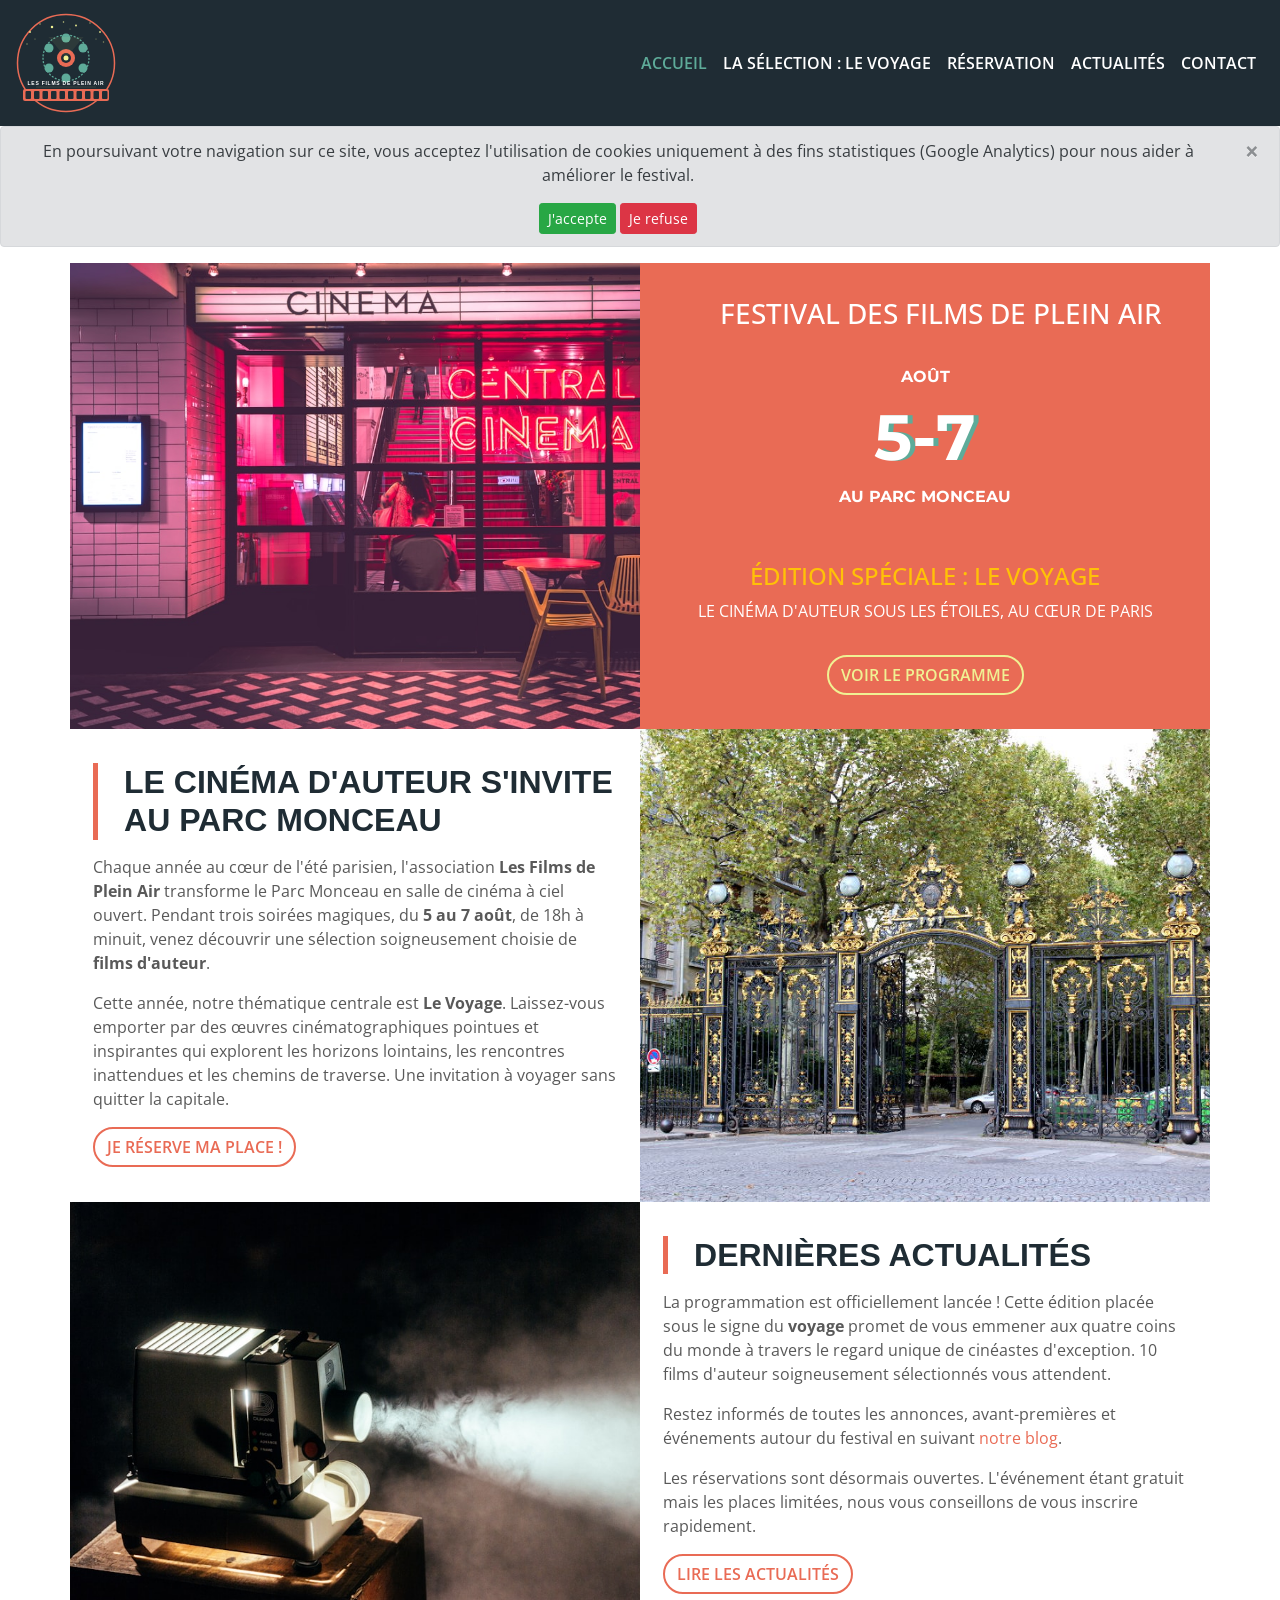
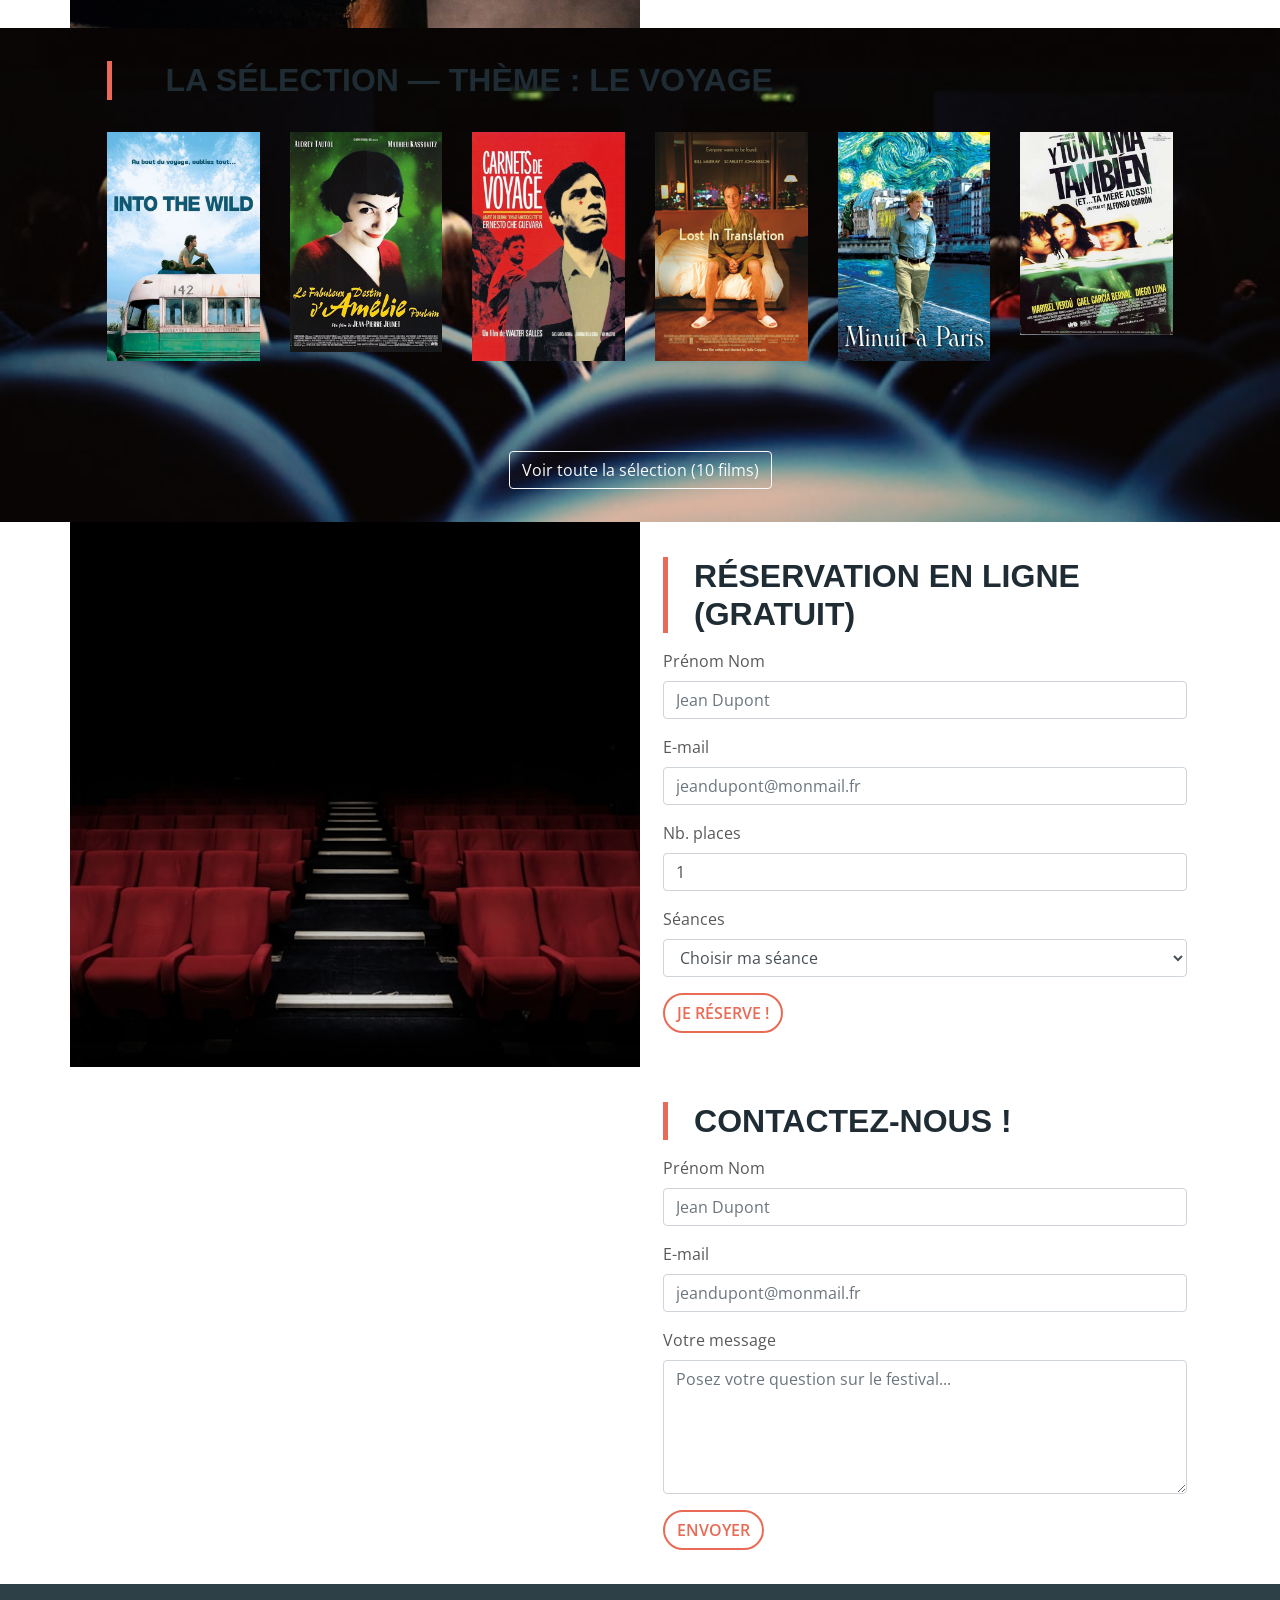
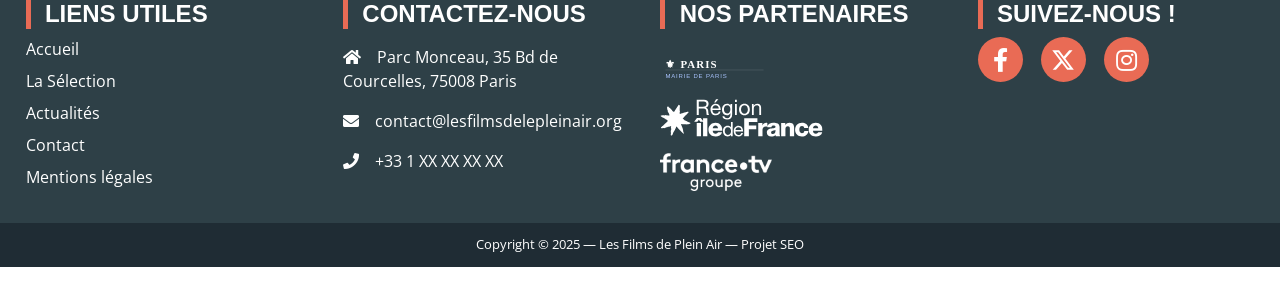
<file: index.html>
<!DOCTYPE html>
<html lang="fr">
    <head>
        <title>Festival des Films de Plein Air - Cinéma & Voyage au Parc Monceau Paris</title>
        
        <meta charset="utf-8">
        <meta name="viewport" content="width=device-width, initial-scale=1, shrink-to-fit=no">
        <meta name="description" content="Découvrez le Festival des Films de Plein Air au Parc Monceau à Paris du 5 au 7 août. Cette année, plongez dans le cinéma d'auteur avec notre thématique : Le Voyage. Entrée gratuite de 18h à minuit.">
        <meta name="keywords" content="festival cinéma plein air Paris été, films auteur voyage parc Monceau, projection gratuite films auteur Paris août 2025, cinéma sous les étoiles Paris 8e, festival indépendant film art essai Paris, soirée cinéma plein air entrée gratuite">
        <meta name="author" content="Association Les Films de Plein Air">
        <meta name="robots" content="index, follow">
        <link rel="canonical" href="https://lesfilmsdelepleinair.org/index.html">
        <link rel="icon" type="image/jpeg" href="images/logo.jpg">
        <link rel="apple-touch-icon" href="images/logo.jpg">
        
        <meta property="og:title" content="Festival des Films de Plein Air - Thème : Le Voyage | Paris"/>
        <meta property="og:type" content="website"/>
        <meta property="og:url" content="https://lesfilmsdelepleinair.org/index.html"/>
        <meta property="og:image" content="https://lesfilmsdelepleinair.org/images/01-Image.jpg"/>
        <meta property="og:description" content="Découvrez une sélection de films d'auteur sur le thème du voyage, en plein air au Parc Monceau à Paris, du 5 au 7 août. Séances de 18h à minuit."/>
        <meta property="og:locale" content="fr_FR"/>
        <meta property="og:site_name" content="Festival Les Films de Plein Air"/>

        <meta name="twitter:card" content="summary_large_image"/>
        <meta name="twitter:title" content="Festival des Films de Plein Air — Thème : Le Voyage | Paris"/>
        <meta name="twitter:description" content="Cinéma d'auteur en plein air au Parc Monceau à Paris du 5 au 7 août. Thème 2025 : Le Voyage. Entrée gratuite de 18h à minuit."/>
        <meta name="twitter:image" content="https://lesfilmsdelepleinair.org/images/01-Image.jpg"/>

        <script type="application/ld+json">
        {
            "@context": "https://schema.org",
            "@graph": [
                {
                    "@type": "Event",
                    "name": "Festival des Films de Plein Air — Le Voyage",
                    "description": "Festival de cinéma d'auteur en plein air au Parc Monceau à Paris. Édition 2025 placée sous le signe du Voyage. Entrée libre et gratuite sur réservation.",
                    "startDate": "2025-08-05T18:00:00+02:00",
                    "endDate": "2025-08-07T24:00:00+02:00",
                    "eventStatus": "https://schema.org/EventScheduled",
                    "eventAttendanceMode": "https://schema.org/OfflineEventAttendanceMode",
                    "isAccessibleForFree": true,
                    "image": "https://lesfilmsdelepleinair.org/images/01-Image.jpg",
                    "url": "https://lesfilmsdelepleinair.org",
                    "location": {
                        "@type": "Place",
                        "name": "Parc Monceau",
                        "address": {
                            "@type": "PostalAddress",
                            "streetAddress": "35 Boulevard de Courcelles",
                            "addressLocality": "Paris",
                            "postalCode": "75008",
                            "addressCountry": "FR"
                        }
                    },
                    "organizer": {
                        "@type": "Organization",
                        "name": "Les Films de Plein Air",
                        "url": "https://lesfilmsdelepleinair.org",
                        "email": "contact@lesfilmsdelepleinair.org"
                    },
                    "offers": {
                        "@type": "Offer",
                        "price": "0",
                        "priceCurrency": "EUR",
                        "availability": "https://schema.org/InStock",
                        "validFrom": "2025-07-01"
                    }
                },
                {
                    "@type": "Organization",
                    "name": "Les Films de Plein Air",
                    "url": "https://lesfilmsdelepleinair.org",
                    "logo": "https://lesfilmsdelepleinair.org/images/logo.jpg",
                    "email": "contact@lesfilmsdelepleinair.org",
                    "address": {
                        "@type": "PostalAddress",
                        "streetAddress": "35 Boulevard de Courcelles",
                        "addressLocality": "Paris",
                        "postalCode": "75008",
                        "addressCountry": "FR"
                    },
                    "sameAs": [
                        "https://www.facebook.com",
                        "https://www.instagram.com"
                    ]
                }
            ]
        }
        </script>

        <link href="https://fonts.googleapis.com/css2?family=Montserrat:wght@400;700&family=Open+Sans:wght@400;600;700&display=swap" rel="stylesheet">
        <link rel="stylesheet" href="css/bootstrap.css">
        <link rel="stylesheet" href="css/stylescss.css">
        <link rel="stylesheet" href="webfonts/all.css">

        <script async src="https://www.googletagmanager.com/gtag/js?id=G-39RLFYST27"></script>
        <script>
            window.dataLayer = window.dataLayer || [];
            function gtag(){dataLayer.push(arguments);}
            gtag('js', new Date());
            gtag('config', 'G-39RLFYST27');
        </script>
        <script>(function(w,d,s,l,i){w[l]=w[l]||[];w[l].push({'gtm.start':
        new Date().getTime(),event:'gtm.js'});var f=d.getElementsByTagName(s)[0],
        j=d.createElement(s),dl=l!='dataLayer'?'&l='+l:'';j.async=true;j.src=
        'https://www.googletagmanager.com/gtm.js?id='+i+dl;f.parentNode.insertBefore(j,f);
        })(window,document,'script','dataLayer','GTM-K9DSXDLT');</script>
    </head>
    <body data-spy="scroll" data-target="#booking">
        <noscript><iframe src="https://www.googletagmanager.com/ns.html?id=GTM-K9DSXDLT"
        height="0" width="0" style="display:none;visibility:hidden"></iframe></noscript>

        <nav class="navbar sticky-top navbar-expand-lg navbar-dark maNav" aria-label="Navigation principale">
            <a class="navbar-brand" href="index.html">
                <!-- CORRECTION 1 : logo.png corrigé en logo.jpg -->
                <img src="images/logo.svg" width="100" alt="Logo officiel du Festival Les Films de Plein Air"/>
            </a>
            <button class="navbar-toggler" type="button" data-toggle="collapse" data-target="#navbarNavAltMarkup" aria-controls="navbarNavAltMarkup" aria-expanded="false" aria-label="Ouvrir le menu de navigation">
                <span class="navbar-toggler-icon"></span>
            </button>
            <div class="collapse navbar-collapse" id="navbarNavAltMarkup">
                <div class="navbar-nav ml-auto">
                <a class="nav-item nav-link active" href="index.html">Accueil <span class="sr-only">(page actuelle)</span></a>
                <a class="nav-item nav-link" href="films.html">La Sélection : Le Voyage</a>
                <a class="nav-item nav-link navLink" href="#booking">Réservation</a>
                <a href="blog.html" class="nav-item nav-link navLink">Actualités</a>
                <a class="nav-item nav-link" href="contact.html">Contact</a>
                </div>
            </div>
        </nav>

        <div class="alert alert-secondary alert-dismissible fade show text-center" role="alert">
            <p>En poursuivant votre navigation sur ce site, vous acceptez l'utilisation de cookies uniquement à des fins statistiques (Google Analytics) pour nous aider à améliorer le festival.</p>
            <button type="button" class="btn btn-success btn-sm" data-dismiss="alert" aria-label="Accepter les cookies">J'accepte</button>
            <button type="button" class="btn btn-danger btn-sm" data-dismiss="alert" aria-label="Refuser les cookies">Je refuse</button>
            <button type="button" class="close" data-dismiss="alert" aria-label="Fermer">
                <span aria-hidden="true">&times;</span>
            </button>
        </div>

        <section class="container-fluid welcome" aria-label="Présentation du festival">
            <div class="container">
                <div class="row">
                    <aside class="col-lg-6" aria-hidden="true"></aside>
                    <article class="col-lg-6">
                        <h1 class="h3 text-white">Festival des Films de Plein Air</h1>
                        <div class="date">
                            <span>Août</span>
                            <span class="textshadow">5-7</span>
                            <span>Au Parc Monceau</span>
                        </div>
                        <p class="h4 text-warning mt-3">Édition Spéciale : Le Voyage</p>
                        <p>Le cinéma d'auteur sous les étoiles, au cœur de Paris</p>
                        <a href="films.html" class="btn btn-custom mt-3">Voir le programme</a>
                    </article>
                </div>
            </div>
        </section>

        <section class="container-fluid about" aria-labelledby="about">
            <div class="container">
                <div class="row">
                    <article class="col-lg-6">
                        <h2 id="about">Le cinéma d'auteur s'invite au Parc Monceau</h2>
                        <p>Chaque année au cœur de l'été parisien, l'association <strong>Les Films de Plein Air</strong> transforme le Parc Monceau en salle de cinéma à ciel ouvert. Pendant trois soirées magiques, du <strong>5 au 7 août</strong>, de 18h à minuit, venez découvrir une sélection soigneusement choisie de <strong>films d'auteur</strong>.</p>
                        <p>Cette année, notre thématique centrale est <strong>Le Voyage</strong>. Laissez-vous emporter par des œuvres cinématographiques pointues et inspirantes qui explorent les horizons lointains, les rencontres inattendues et les chemins de traverse. Une invitation à voyager sans quitter la capitale.</p>
                        <a href="#booking" class="btn btn-custom">Je réserve ma place !</a>
                    </article>
                    <aside class="col-lg-6 order-first order-lg-2" aria-hidden="true"></aside>
                </div>
            </div>
        </section>

        <section class="container-fluid news" aria-labelledby="news">
            <div class="container">
                <div class="row">
                    <aside class="col-lg-6" aria-hidden="true"></aside>
                    <article class="col-lg-6">
                        <h2 id="news">Dernières Actualités</h2>
                        <p>La programmation est officiellement lancée ! Cette édition placée sous le signe du <strong>voyage</strong> promet de vous emmener aux quatre coins du monde à travers le regard unique de cinéastes d'exception. 10 films d'auteur soigneusement sélectionnés vous attendent.</p>
                        <p>Restez informés de toutes les annonces, avant-premières et événements autour du festival en suivant <a href="blog.html">notre blog</a>.</p>
                        <p>Les réservations sont désormais ouvertes. L'événement étant gratuit mais les places limitées, nous vous conseillons de vous inscrire rapidement.</p>
                        <a href="blog.html" class="btn btn-custom">Lire les actualités</a>
                    </article>
                </div>
            </div>
        </section>

        <section class="container-fluid movie" aria-labelledby="movie">
            <div class="container">
                <div class="row">
                    <div class="col-12"><h2 id="movie">La Sélection — Thème : Le Voyage</h2></div>
                    <div class="col-sm-4 col-md-3 col-lg-2">
                        <a href="films.html#01film" title="Voir les détails du film 1"><img loading="lazy" src="images/01-films.jpg" class="img-fluid" alt="Affiche du film Into the Wild - Festival Films de Plein Air"></a>
                    </div>
                    <div class="col-sm-4 col-md-3 col-lg-2">
                        <a href="films.html#02film" title="Voir les détails du film 2"><img loading="lazy" src="images/02-films.jpg" class="img-fluid" alt="Affiche du film Carnets de voyage - Festival Films de Plein Air"></a>
                    </div>
                    <div class="col-sm-4 col-md-3 col-lg-2">
                        <a href="films.html#03film" title="Voir les détails du film 3"><img loading="lazy" src="images/03-films.jpg" class="img-fluid" alt="Affiche du film Lost in Translation - Festival Films de Plein Air"></a>
                    </div>
                    <div class="col-sm-4 col-md-3 col-lg-2">
                        <a href="films.html#04film" title="Voir les détails du film 4"><img loading="lazy" src="images/04-films.jpg" class="img-fluid" alt="Affiche du film Little Miss Sunshine - Festival Films de Plein Air"></a>
                    </div>
                    <div class="col-12 col-sm-4 col-md-3 col-lg-2">
                        <a href="films.html#05film" title="Voir les détails du film 5"><img loading="lazy" src="images/05-films.jpg" class="img-fluid" alt="Affiche du film Darjeeling Limited - Festival Films de Plein Air"></a>
                    </div>
                    <div class="col-12 col-sm-4 col-md-3 col-lg-2">
                        <a href="films.html#06film" title="Voir les détails du film 6"><img loading="lazy" src="images/06-films.jpg" class="img-fluid" alt="Affiche du film Nomadland - Festival Films de Plein Air"></a>
                    </div>
                </div>
                <div class="row mt-4">
                    <div class="col-12 text-center">
                        <a href="films.html" class="btn btn-outline-light">Voir toute la sélection (10 films)</a>
                    </div>
                </div>
            </div>
        </section>

        <section class="container-fluid booking" aria-labelledby="booking">
            <div class="container">
                <div class="row">
                    <aside class="col-lg-6" aria-hidden="true"></aside>
                    <article class="col-lg-6">
                        <h2 id="booking">Réservation en ligne (Gratuit)</h2>
                        <form class="needs-validation" novalidate id="bookingValidation" aria-label="Formulaire de réservation">
                            <div class="form-group">
                                <label for="nom-booking">Prénom Nom</label>
                                <input class="form-control" required type="text" name="nom" id="nom-booking" placeholder="Jean Dupont" autocomplete="name"/>
                                <div class="invalid-tooltip">Merci de renseigner vos prénom et nom.</div>
                            </div>
                            <div class="form-group">
                                <label for="mail-booking">E-mail</label>
                                <input class="form-control" required type="email" name="mail" id="mail-booking" placeholder="jeandupont@monmail.fr" autocomplete="email"/>
                                <div class="invalid-tooltip">Merci de renseigner votre e-mail.</div>
                            </div>
                            <div class="form-group">
                                <label for="place">Nb. places</label>
                                <input class="form-control" type="number" name="place" id="place" min="1" value="1">
                            </div>
                            <div class="form-group">
                                <label for="seance">Séances</label>
                                <select class="form-control" required name="seance" id="seance" aria-required="true">
                                    <option value="" selected disabled>Choisir ma séance</option>
                                    <optgroup label="Mardi 5 août">
                                        <option value="05-18h">18h00 — Ouverture : Le Voyage Initiatique</option>
                                        <option value="05-20h">20h30 — Au cœur des paysages</option>
                                    </optgroup>
                                    <optgroup label="Mercredi 6 août">
                                        <option value="06-18h">18h00 — Rencontres du bout du monde</option>
                                        <option value="06-20h">20h30 — Road trip américain</option>
                                    </optgroup>
                                    <optgroup label="Jeudi 7 août">
                                        <option value="07-18h">18h00 — Voyage intérieur</option>
                                        <option value="07-20h">20h30 — Clôture : L'Odyssée</option>
                                    </optgroup>
                                </select>
                                <div class="invalid-tooltip">Merci de choisir votre séance.</div>
                            </div>
                            <button type="submit" class="btn btn-custom">Je réserve !</button>
                        </form>
                    </article>
                </div>
            </div>
        </section>

        <section class="container-fluid contact" aria-labelledby="contact">
            <div class="container">
                <div class="row">
                    <aside class="col-lg-6">
                        <iframe 
                            src="https://www.google.com/maps/embed?pb=!1m18!1m12!1m3!1d2624.142047744348!2d2.3067663156749454!3d48.87968347928966!2m3!1f0!2f0!3f0!3m2!1i1024!2i768!4f13.1!3m3!1m2!1s0x47e66fbe98f725a3%3A0x6b2b73c415510656!2sParc%20Monceau!5e0!3m2!1sfr!2sfr!4v1683204987654!5m2!1sfr!2sfr"
                            style="border:0; min-height:350px; width:100%; height:100%;"
                            allowfullscreen="" 
                            loading="lazy" 
                            referrerpolicy="no-referrer-when-downgrade"
                            title="Carte du Parc Monceau - Lieu du festival">
                        </iframe>
                    </aside>
                    <article class="col-lg-6">
                        <h2 id="contact">Contactez-nous !</h2>
                        <form class="needs-validation" novalidate id="contactValidation" aria-label="Formulaire de contact">
                            <div class="form-group">
                                <label for="nom-contact">Prénom Nom</label>
                                <input class="form-control" required type="text" name="nom" id="nom-contact" placeholder="Jean Dupont" autocomplete="name"/>
                            </div>
                            <div class="form-group">
                                <label for="mail-contact">E-mail</label>
                                <input class="form-control" required type="email" name="mail" id="mail-contact" placeholder="jeandupont@monmail.fr" autocomplete="email"/>
                            </div>
                            <div class="form-group">
                                <label for="message">Votre message</label>
                                <textarea class="form-control" required name="message" id="message" rows="5" cols="50" placeholder="Posez votre question sur le festival..."></textarea>
                            </div>
                            <button type="submit" class="btn btn-custom">Envoyer</button>
                        </form>
                    </article>
                </div>
            </div>
        </section>

        <footer class="container-fluid footer" role="contentinfo">
            <div class="container py-3">
                <div class="row">
                    <div class="col-12 col-md-3">
                        <h2>Liens utiles</h2>
                        <nav class="footerLinks" aria-label="Liens du pied de page">
                            <a href="index.html">Accueil</a>
                            <a href="films.html">La Sélection</a>
                            <a href="blog.html">Actualités</a>
                            <a href="contact.html">Contact</a>
                            <a href="mentions-legales.html">Mentions légales</a>
                        </nav>
                    </div>
                    <div class="col-12 col-md-3 address">
                        <h2>Contactez-nous</h2>
                        <div class="contactIcons mb-3">
                            <p><span class="pr-3"><i class="fas fa-home" aria-hidden="true"></i></span>Parc Monceau, 35 Bd de Courcelles, 75008 Paris</p>
                            <p><span class="pr-3"><i class="fas fa-envelope" aria-hidden="true"></i></span>contact@lesfilmsdelepleinair.org</p>
                            <!-- CORRECTION 2 : numéro de téléphone ajouté -->
                            <p><span class="pr-3"><i class="fas fa-phone" aria-hidden="true"></i></span>+33 1 XX XX XX XX</p>
                        </div>
                    </div>
                    <div class="col-12 col-md-3 partenaire">
					<h2>Nos Partenaires</h2>
					<ul class="list-unstyled mt-2">
						<li class="mb-3">
							<a href="https://www.paris.fr/" target="_blank" rel="noopener noreferrer" title="Mairie de Paris">
								<img loading="lazy" src="images/logo-paris.svg" alt="Logo Mairie de Paris" style="height:38px; width:auto;">
							</a>
						</li>
						<li class="mb-3">
							<a href="https://www.iledefrance.fr/" target="_blank" rel="noopener noreferrer" title="Région Île-de-France">
								<img loading="lazy" src="images/logo-idf.svg" alt="Logo Région Île-de-France" style="height:38px; width:auto; filter:brightness(0) invert(1);">
							</a>
						</li>
						<li class="mb-3">
							<a href="https://www.francetelevisions.fr/groupe" target="_blank" rel="noopener noreferrer" title="France Télévisions">
								<img loading="lazy" src="images/logo-francetv.png" alt="Logo France Télévisions" style="height:38px; width:auto; filter:brightness(0) invert(1);">
							</a>
						</li>
					</ul>
				</div>
				<div class="col-12 col-md-3 social">
                        <h2>Suivez-nous !</h2>
                        <div class="socialicons">
                            <a href="https://www.facebook.com/" target="_blank" rel="noopener noreferrer" aria-label="Notre page Facebook"><i class="fab fa-facebook-f" aria-hidden="true"></i></a>
                            <a href="https://x.com/" target="_blank" rel="noopener noreferrer" aria-label="Notre compte X (anciennement Twitter)">
                                <svg xmlns="http://www.w3.org/2000/svg" height="1em" viewBox="0 0 512 512" fill="currentColor" style="vertical-align: -0.125em;"><path d="M389.2 48h70.6L305.6 224.2 487 464H345L233.7 318.6 106.5 464H35.8L200.7 275.5 26.8 48H172.4L272.9 180.9 389.2 48zM364.4 421.8h39.1L151.1 88h-42L364.4 421.8z"/></svg>
                            </a>
                            <a href="https://www.instagram.com/" target="_blank" rel="noopener noreferrer" aria-label="Notre compte Instagram"><i class="fab fa-instagram" aria-hidden="true"></i></a>
                        </div>
                    </div>
                </div>
            </div>
            <!-- CORRECTION 3 : copyright 2026 → 2025 -->
            <div class="socketBkg">
                <div class="socket text-center">
                    <p>Copyright &copy; 2025 — Les Films de Plein Air — Projet SEO</p>
                </div>
            </div>
        </footer>

        <button onclick="topFunction()" id="myBtn" title="Retour en haut de page" aria-label="Retour en haut de page"><i class="fas fa-chevron-up" aria-hidden="true"></i></button>

        <script src="https://ajax.googleapis.com/ajax/libs/jquery/3.3.1/jquery.min.js"></script>
        <script src="https://cdnjs.cloudflare.com/ajax/libs/popper.js/1.12.9/umd/popper.min.js"></script>
        <script src="https://maxcdn.bootstrapcdn.com/bootstrap/4.0.0/js/bootstrap.min.js"></script>
        <script src="js/main.js"></script>
    </body>
</html>
</file>
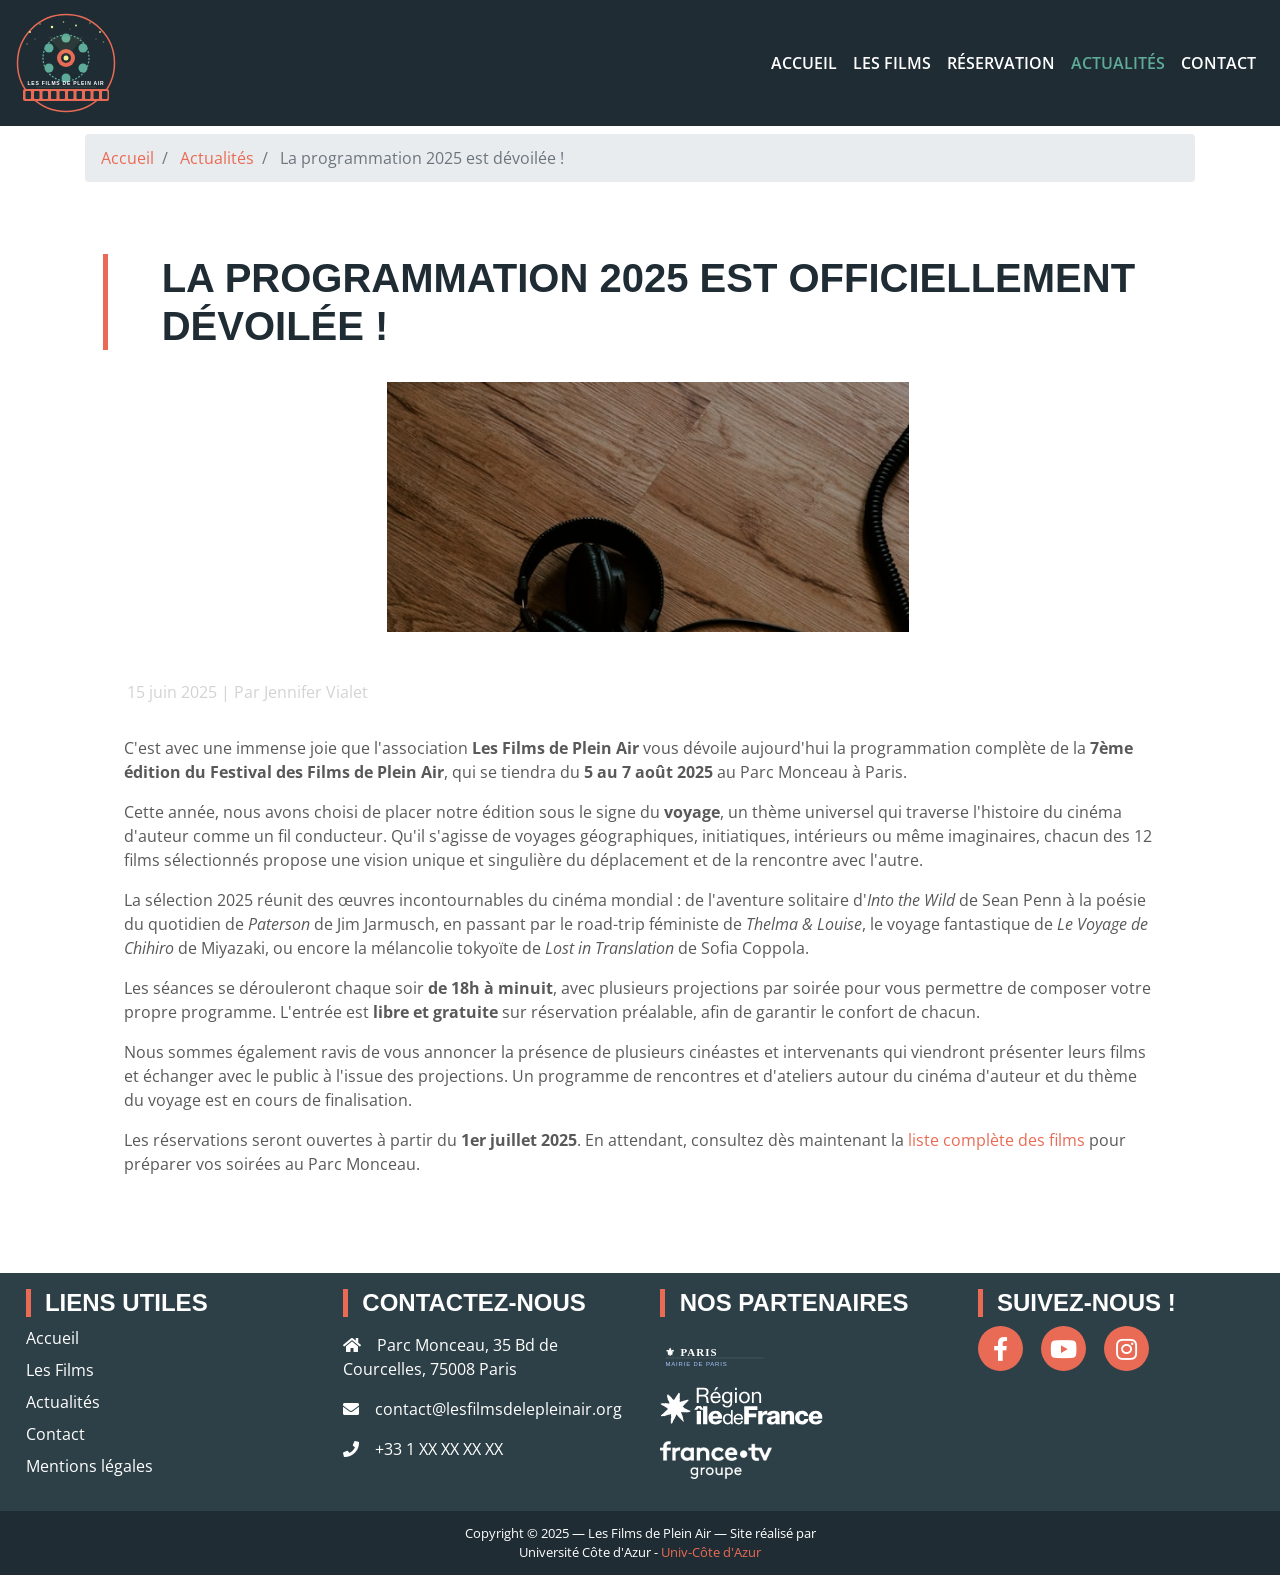
<file: article.html>
<!DOCTYPE html>
<html lang="fr">
<head>
	<title>La programmation 2025 est dévoilée ! | Festival Films de Plein Air Paris</title>

	<!--Metatags-->
	<meta charset="utf-8">
	<meta name="viewport" content="width=device-width, initial-scale=1, shrink-to-fit=no">
	<meta name="description" content="Découvrez la sélection complète de films d'auteur sur le thème du voyage pour l'édition 2025 du Festival des Films de Plein Air au Parc Monceau à Paris.">
	<meta name="keywords" content="programmation festival films de plein air Paris 2025 dévoilée, sélection films auteur voyage parc monceau, Into the Wild Lost in Translation Nomadland plein air, festival cinéma gratuit paris été annonce programme">
	<meta name="author" content="Jennifer Vialet — Association Les Films de Plein Air">
	<meta name="robots" content="index, follow">
	<link rel="canonical" href="https://lesfilmsdelepleinair.org/article.html">
	<link rel="icon" type="image/jpeg" href="images/logo.jpg">
	<link rel="apple-touch-icon" href="images/logo.jpg">

	<!--Open graph data-->
	<meta property="og:title" content="La programmation 2025 est dévoilée ! | Festival Films de Plein Air"/>
	<meta property="og:type" content="article"/>
	<meta property="og:url" content="https://lesfilmsdelepleinair.org/article.html"/>
	<meta property="og:image" content="https://lesfilmsdelepleinair.org/images/03-actu.jpg"/>
	<meta property="og:description" content="La sélection 2025 du Festival des Films de Plein Air est officielle : 12 films d'auteur sur le thème du voyage au Parc Monceau à Paris, du 5 au 7 août."/>
	<meta property="og:locale" content="fr_FR"/>
	<meta property="og:site_name" content="Festival Les Films de Plein Air"/>

	<meta name="twitter:card" content="summary_large_image"/>
	<meta name="twitter:title" content="La programmation 2025 est dévoilée ! | Festival Films de Plein Air Paris"/>
	<meta name="twitter:description" content="12 films d'auteur sur le thème du voyage au Parc Monceau à Paris, du 5 au 7 août. Découvrez la sélection complète."/>
	<meta name="twitter:image" content="https://lesfilmsdelepleinair.org/images/03-actu.jpg"/>

	<script type="application/ld+json">
	{
		"@context": "https://schema.org",
		"@type": "NewsArticle",
		"headline": "La programmation 2025 est officiellement dévoilée !",
		"description": "L'association Les Films de Plein Air dévoile la sélection complète de la 7ème édition du Festival des Films de Plein Air, du 5 au 7 août 2025 au Parc Monceau à Paris, sur le thème du voyage.",
		"image": "https://lesfilmsdelepleinair.org/images/03-actu.jpg",
		"datePublished": "2025-06-15",
		"dateModified": "2025-06-15",
		"author": {
			"@type": "Person",
			"name": "Jennifer Vialet"
		},
		"publisher": {
			"@type": "Organization",
			"name": "Les Films de Plein Air",
			"logo": {
				"@type": "ImageObject",
				"url": "https://lesfilmsdelepleinair.org/images/logo.jpg"
			}
		},
		"mainEntityOfPage": {
			"@type": "WebPage",
			"@id": "https://lesfilmsdelepleinair.org/article.html"
		}
	}
	</script>

	<!--fonts-->
	<link href="https://fonts.googleapis.com/css2?family=Montserrat:wght@400;700&family=Open+Sans:wght@400;600;700&display=swap" rel="stylesheet">
	<!--CSS-->
	<link rel="stylesheet" href="css/bootstrap.css">
	<link rel="stylesheet" href="css/stylescss.css">
	<link rel="stylesheet" href="webfonts/all.css">

	<!-- Google tag (gtag.js) -->
	<script async src="https://www.googletagmanager.com/gtag/js?id=G-39RLFYST27"></script>
	<script>
		window.dataLayer = window.dataLayer || [];
		function gtag(){dataLayer.push(arguments);}
		gtag('js', new Date());
		gtag('config', 'G-39RLFYST27');
	</script>
</head>
<body>

	<!--00.header-->
	<nav class="navbar sticky-top navbar-expand-lg navbar-dark maNav" aria-label="Navigation principale">
		<a class="navbar-brand" href="index.html">
			<img src="images/logo.svg" width="100" alt="Logo Festival Les Films de Plein Air"/>
		</a>
		<button class="navbar-toggler" type="button" data-toggle="collapse" data-target="#navbarNavAltMarkup" aria-controls="navbarNavAltMarkup" aria-expanded="false" aria-label="Ouvrir le menu de navigation">
			<span class="navbar-toggler-icon"></span>
		</button>
		<div class="collapse navbar-collapse" id="navbarNavAltMarkup">
			<div class="navbar-nav ml-auto">
			<a class="nav-item nav-link" href="index.html">Accueil</a>
			<a class="nav-item nav-link" href="films.html">Les Films</a>
			<a class="nav-item nav-link" href="index.html#booking">Réservation</a>
			<a href="blog.html" class="active nav-item nav-link navLink">Actualités</a>
			<a class="nav-item nav-link" href="contact.html">Contact</a>
			</div>
		</div>
	</nav>
	<!--end header-->

	<!--Article-->
	<nav aria-label="Fil d'Ariane" class="container py-2">
		<ol class="breadcrumb" itemscope itemtype="https://schema.org/BreadcrumbList">
			<li class="breadcrumb-item" itemprop="itemListElement" itemscope itemtype="https://schema.org/ListItem">
				<a href="index.html" itemprop="item"><span itemprop="name">Accueil</span></a>
				<meta itemprop="position" content="1"/>
			</li>
			<li class="breadcrumb-item" itemprop="itemListElement" itemscope itemtype="https://schema.org/ListItem">
				<a href="blog.html" itemprop="item"><span itemprop="name">Actualités</span></a>
				<meta itemprop="position" content="2"/>
			</li>
			<li class="breadcrumb-item active" itemprop="itemListElement" itemscope itemtype="https://schema.org/ListItem" aria-current="page">
				<span itemprop="name">La programmation 2025 est dévoilée !</span>
				<meta itemprop="position" content="3"/>
			</li>
		</ol>
	</nav>
	<main>
	<div class="container-fluid">
		<div class="container article p-5">
			<div class="row">
				<h1>La programmation 2025 est officiellement dévoilée !</h1>
			</div>
			<div class="row justify-content-center">
				<div class="firstImg col-md-6">
					<img loading="lazy" src="images/03-actu.jpg" class="img-fluid" alt="Soirée de projection en plein air au Festival des Films de Plein Air - Paris Parc Monceau">
				</div>
			</div>
			<div class="row">
				<div class="infoBlog pl-4 pt-5">15 juin 2025 | Par Jennifer Vialet</div>
			</div>
			<div class="row">
				<article>
					<p>C'est avec une immense joie que l'association <strong>Les Films de Plein Air</strong> vous dévoile aujourd'hui la programmation complète de la <strong>7ème édition du Festival des Films de Plein Air</strong>, qui se tiendra du <strong>5 au 7 août 2025</strong> au Parc Monceau à Paris.</p>

					<p>Cette année, nous avons choisi de placer notre édition sous le signe du <strong>voyage</strong>, un thème universel qui traverse l'histoire du cinéma d'auteur comme un fil conducteur. Qu'il s'agisse de voyages géographiques, initiatiques, intérieurs ou même imaginaires, chacun des 12 films sélectionnés propose une vision unique et singulière du déplacement et de la rencontre avec l'autre.</p>

					<p>La sélection 2025 réunit des œuvres incontournables du cinéma mondial : de l'aventure solitaire d'<em>Into the Wild</em> de Sean Penn à la poésie du quotidien de <em>Paterson</em> de Jim Jarmusch, en passant par le road-trip féministe de <em>Thelma &amp; Louise</em>, le voyage fantastique de <em>Le Voyage de Chihiro</em> de Miyazaki, ou encore la mélancolie tokyoïte de <em>Lost in Translation</em> de Sofia Coppola.</p>

					<p>Les séances se dérouleront chaque soir <strong>de 18h à minuit</strong>, avec plusieurs projections par soirée pour vous permettre de composer votre propre programme. L'entrée est <strong>libre et gratuite</strong> sur réservation préalable, afin de garantir le confort de chacun.</p>

					<p>Nous sommes également ravis de vous annoncer la présence de plusieurs cinéastes et intervenants qui viendront présenter leurs films et échanger avec le public à l'issue des projections. Un programme de rencontres et d'ateliers autour du cinéma d'auteur et du thème du voyage est en cours de finalisation.</p>

					<p>Les réservations seront ouvertes à partir du <strong>1er juillet 2025</strong>. En attendant, consultez dès maintenant la <a href="films.html">liste complète des films</a> pour préparer vos soirées au Parc Monceau.</p>
				</article>
			</div>
		</div>
	</div>
	</main>
	<!--end Article-->

	<!--07.footer-->
	<footer class="container-fluid footer" role="contentinfo">
		<div class="container py-3">
			<div class="row">
				<div class="col-12 col-md-3">
					<h2>Liens utiles</h2>
					<nav class="footerLinks" aria-label="Liens du pied de page">
						<a href="index.html">Accueil</a>
						<a href="films.html">Les Films</a>
						<a href="blog.html">Actualités</a>
						<a href="contact.html">Contact</a>
						<a href="mentions-legales.html">Mentions légales</a>
					</nav>
				</div>
				<div class="col-12 col-md-3 address">
					<h2>Contactez-nous</h2>
					<div class="contactIcons mb-3">
						<p><span class="pr-3"><i class="fas fa-home" aria-hidden="true"></i></span>Parc Monceau, 35 Bd de Courcelles, 75008 Paris</p>
						<p><span class="pr-3"><i class="fas fa-envelope" aria-hidden="true"></i></span>contact@lesfilmsdelepleinair.org</p>
						<p><span class="pr-3"><i class="fas fa-phone" aria-hidden="true"></i></span>+33 1 XX XX XX XX</p>
					</div>
				</div>
								<div class="col-12 col-md-3 partenaire">
					<h2>Nos Partenaires</h2>
					<ul class="list-unstyled mt-2">
						<li class="mb-3">
							<a href="https://www.paris.fr/" target="_blank" rel="noopener noreferrer" title="Mairie de Paris">
								<img loading="lazy" src="images/logo-paris.svg" alt="Logo Mairie de Paris" style="height:38px; width:auto;">
							</a>
						</li>
						<li class="mb-3">
							<a href="https://www.iledefrance.fr/" target="_blank" rel="noopener noreferrer" title="Région Île-de-France">
								<img loading="lazy" src="images/logo-idf.svg" alt="Logo Région Île-de-France" style="height:38px; width:auto; filter:brightness(0) invert(1);">
							</a>
						</li>
						<li class="mb-3">
							<a href="https://www.francetelevisions.fr/groupe" target="_blank" rel="noopener noreferrer" title="France Télévisions">
								<img loading="lazy" src="images/logo-francetv.png" alt="Logo France Télévisions" style="height:38px; width:auto; filter:brightness(0) invert(1);">
							</a>
						</li>
					</ul>
				</div>
				<div class="col-12 col-md-3 social">
					<h2>Suivez-nous !</h2>
					<div class="socialicons">
						<a href="https://www.facebook.com" target="_blank" rel="noopener noreferrer" aria-label="Notre page Facebook"><i class="fab fa-facebook-f" aria-hidden="true"></i></a>
						<a href="https://www.youtube.com" target="_blank" rel="noopener noreferrer" aria-label="Notre chaîne YouTube"><i class="fab fa-youtube" aria-hidden="true"></i></a>
						<a href="https://www.instagram.com" target="_blank" rel="noopener noreferrer" aria-label="Notre compte Instagram"><i class="fab fa-instagram" aria-hidden="true"></i></a>
					</div>
				</div>
			</div>
		</div>
		<div class="socketBkg">
			<div class="socket text-center">
				<p>Copyright &copy; 2025 — Les Films de Plein Air — Site réalisé par <br>
					Université Côte d'Azur - <a href="https://univ-cotedazur.fr/" target="_blank" rel="noopener noreferrer">Univ-Côte d'Azur</a></p>
			</div>
		</div>
	</footer>
	<!--end footer-->

	<button onclick="topFunction()" id="myBtn" title="Retour en haut de page" aria-label="Retour en haut de page"><i class="fas fa-chevron-up" aria-hidden="true"></i></button>

	<script src="https://code.jquery.com/jquery-3.2.1.slim.min.js" integrity="sha384-KJ3o2DKtIkvYIK3UENzmM7KCkRr/rE9/Qpg6aAZGJwFDMVNA/GpGFF93hXpG5KkN" crossorigin="anonymous"></script>
	<script src="https://cdnjs.cloudflare.com/ajax/libs/popper.js/1.12.9/umd/popper.min.js" integrity="sha384-ApNbgh9B+Y1QKtv3Rn7W3mgPxhU9K/ScQsAP7hUibX39j7fakFPskvXusvfa0b4Q" crossorigin="anonymous"></script>
	<script src="https://maxcdn.bootstrapcdn.com/bootstrap/4.0.0/js/bootstrap.min.js" integrity="sha384-JZR6Spejh4U02d8jOt6vLEHfe/JQGiRRSQQxSfFWpi1MquVdAyjUar5+76PVCmYl" crossorigin="anonymous"></script>
	<script src="js/main.js"></script>
</body>
</html>
</file>
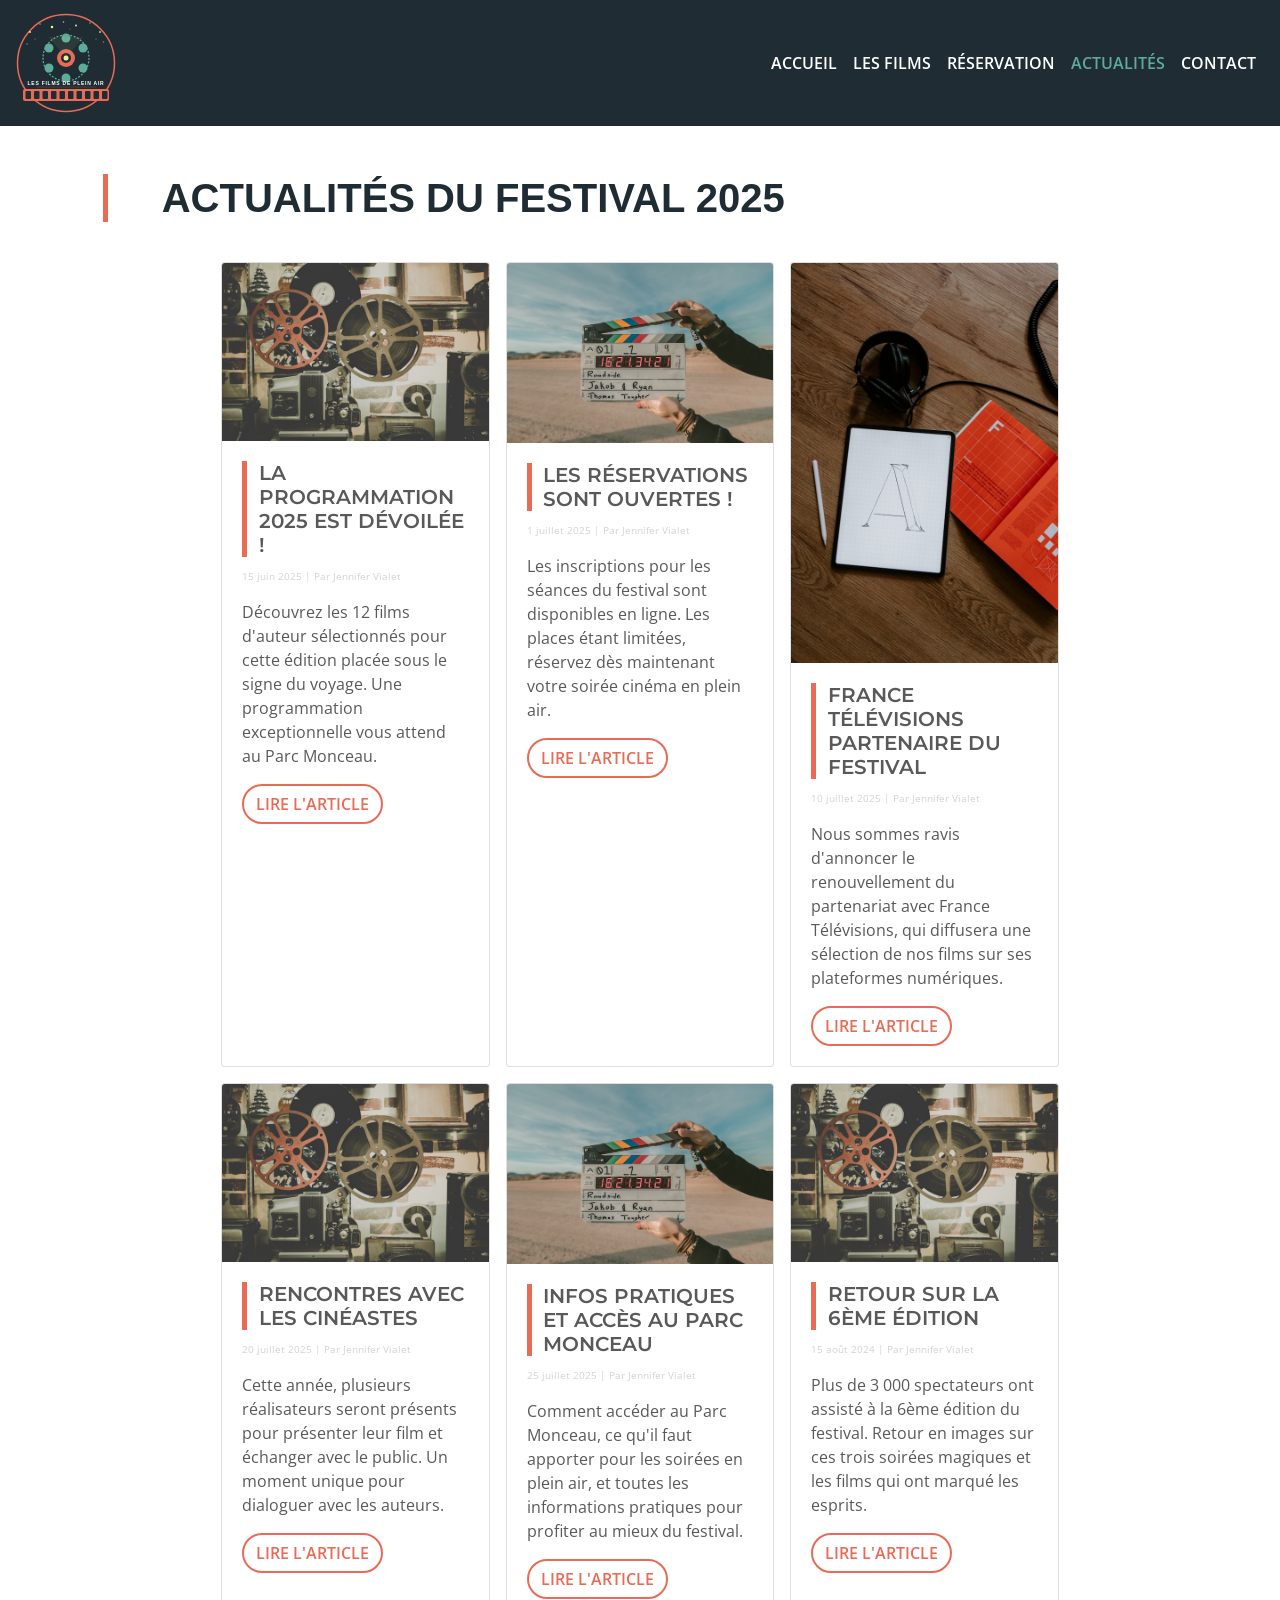
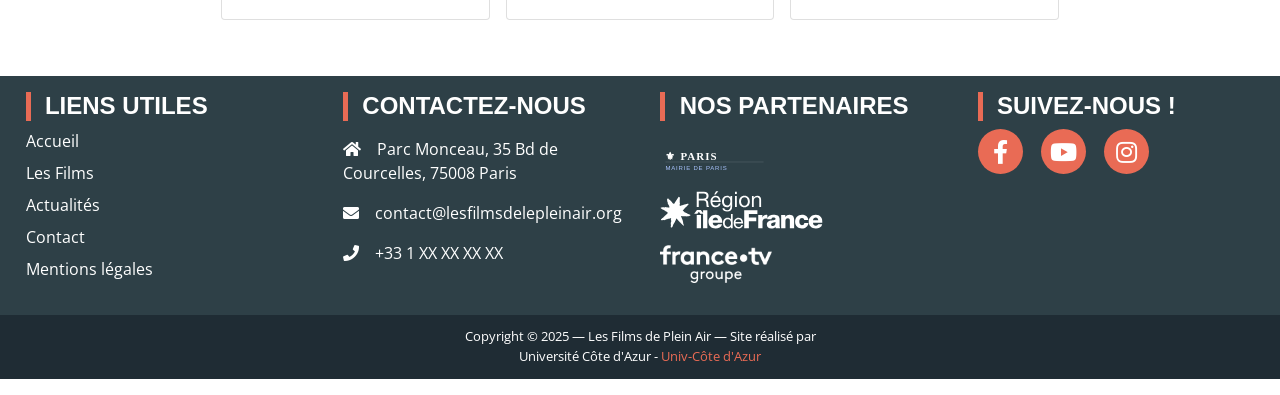
<file: blog.html>
<!DOCTYPE html>
<html lang="fr">
<head>
	<title>Actualités — Festival des Films de Plein Air Paris 2025</title>

	<!--Metatags-->
	<meta charset="utf-8">
	<meta name="viewport" content="width=device-width, initial-scale=1, shrink-to-fit=no">
	<meta name="description" content="Toute l'actualité du Festival des Films de Plein Air au Parc Monceau à Paris : annonces de la programmation, nouveautés, événements autour des films d'auteur sur le thème du voyage.">
	<meta name="keywords" content="actualités festival cinéma plein air Paris 2025, news programmation films auteur voyage, blog festival été Paris annonces réservation, jennifer vialet actualités festival films">
	<meta name="author" content="Association Les Films de Plein Air">
	<meta name="robots" content="index, follow">
	<link rel="canonical" href="https://lesfilmsdelepleinair.org/blog.html">
	<link rel="icon" type="image/jpeg" href="images/logo.jpg">
	<link rel="apple-touch-icon" href="images/logo.jpg">

	<!--Open graph data-->
	<meta property="og:title" content="Actualités du Festival des Films de Plein Air Paris 2025"/>
	<meta property="og:type" content="website"/>
	<meta property="og:url" content="https://lesfilmsdelepleinair.org/blog.html"/>
	<meta property="og:image" content="https://lesfilmsdelepleinair.org/images/01-actu.jpg"/>
	<meta property="og:description" content="Suivez toute l'actualité du Festival des Films de Plein Air au Parc Monceau à Paris. Programmation, événements, news cinéma d'auteur."/>
	<meta property="og:locale" content="fr_FR"/>
	<meta property="og:site_name" content="Festival Les Films de Plein Air"/>

	<meta name="twitter:card" content="summary_large_image"/>
	<meta name="twitter:title" content="Actualités — Festival des Films de Plein Air Paris 2025"/>
	<meta name="twitter:description" content="Suivez toute l'actualité du Festival des Films de Plein Air au Parc Monceau à Paris. Programmation, événements, news cinéma d'auteur."/>
	<meta name="twitter:image" content="https://lesfilmsdelepleinair.org/images/01-actu.jpg"/>

	<!--fonts-->
	<link href="https://fonts.googleapis.com/css2?family=Montserrat:wght@400;700&family=Open+Sans:wght@400;600;700&display=swap" rel="stylesheet">
	<!--CSS-->
	<link rel="stylesheet" href="css/bootstrap.css">
	<link rel="stylesheet" href="css/stylescss.css">
	<link rel="stylesheet" href="webfonts/all.css">

	<!-- Google tag (gtag.js) -->
	<script async src="https://www.googletagmanager.com/gtag/js?id=G-39RLFYST27"></script>
	<script>
		window.dataLayer = window.dataLayer || [];
		function gtag(){dataLayer.push(arguments);}
		gtag('js', new Date());
		gtag('config', 'G-39RLFYST27');
	</script>
</head>
<body>

	<!--00.header-->
	<nav class="navbar sticky-top navbar-expand-lg navbar-dark maNav" aria-label="Navigation principale">
		<a class="navbar-brand" href="index.html">
			<img src="images/logo.svg" width="100" alt="Logo Festival Les Films de Plein Air"/>
		</a>
		<button class="navbar-toggler" type="button" data-toggle="collapse" data-target="#navbarNavAltMarkup" aria-controls="navbarNavAltMarkup" aria-expanded="false" aria-label="Ouvrir le menu de navigation">
			<span class="navbar-toggler-icon"></span>
		</button>
		<div class="collapse navbar-collapse" id="navbarNavAltMarkup">
			<div class="navbar-nav ml-auto">
			<a class="nav-item nav-link" href="index.html">Accueil</a>
			<a class="nav-item nav-link" href="films.html">Les Films</a>
			<a class="nav-item nav-link" href="index.html#booking">Réservation</a>
			<a href="blog.html" class="nav-item nav-link navLink active">Actualités <span class="sr-only">(page actuelle)</span></a>
			<a class="nav-item nav-link" href="contact.html">Contact</a>
			</div>
		</div>
	</nav>
	<!--end header-->

	<!--Blog-->
	<main>
	<section class="container-fluid" aria-labelledby="blog-titre">
		<div class="container p-5">
			<div class="row">
				<h1 id="blog-titre">Actualités du Festival 2025</h1>
			</div>
			<div class="row justify-content-center">

				<div class="card m-2 px-0 col-12 col-md-4 col-lg-3" style="width: 18rem;">
					<img loading="lazy" class="card-img-top" src="images/01-actu.jpg" alt="Annonce de la programmation 2025 - Festival Films de Plein Air">
					<div class="card-body">
						<h2 class="card-title h5">La programmation 2025 est dévoilée !</h2>
						<p class="infoBlog">15 juin 2025 | Par Jennifer Vialet</p>
						<p class="card-text">Découvrez les 12 films d'auteur sélectionnés pour cette édition placée sous le signe du voyage. Une programmation exceptionnelle vous attend au Parc Monceau.</p>
						<a href="article.html" class="btn btn-custom">Lire l'article</a>
					</div>
				</div>

				<div class="card m-2 px-0 col-12 col-md-4 col-lg-3" style="width: 18rem;">
					<img loading="lazy" class="card-img-top" src="images/02-actu.jpg" alt="Ouverture des réservations - Festival Films de Plein Air 2025">
					<div class="card-body">
						<h2 class="card-title h5">Les réservations sont ouvertes !</h2>
						<p class="infoBlog">1 juillet 2025 | Par Jennifer Vialet</p>
						<p class="card-text">Les inscriptions pour les séances du festival sont disponibles en ligne. Les places étant limitées, réservez dès maintenant votre soirée cinéma en plein air.</p>
						<a href="article.html" class="btn btn-custom">Lire l'article</a>
					</div>
				</div>

				<div class="card m-2 px-0 col-12 col-md-4 col-lg-3" style="width: 18rem;">
					<img loading="lazy" class="card-img-top" src="images/03-actu.jpg" alt="Partenariat France Télévisions - Festival Films de Plein Air">
					<div class="card-body">
						<h2 class="card-title h5">France Télévisions partenaire du festival</h2>
						<p class="infoBlog">10 juillet 2025 | Par Jennifer Vialet</p>
						<p class="card-text">Nous sommes ravis d'annoncer le renouvellement du partenariat avec France Télévisions, qui diffusera une sélection de nos films sur ses plateformes numériques.</p>
						<a href="article.html" class="btn btn-custom">Lire l'article</a>
					</div>
				</div>

				<div class="card m-2 px-0 col-12 col-md-4 col-lg-3" style="width: 18rem;">
					<img loading="lazy" class="card-img-top" src="images/01-actu.jpg" alt="Rencontre avec les cinéastes - Festival Films de Plein Air 2025">
					<div class="card-body">
						<h2 class="card-title h5">Rencontres avec les cinéastes</h2>
						<p class="infoBlog">20 juillet 2025 | Par Jennifer Vialet</p>
						<p class="card-text">Cette année, plusieurs réalisateurs seront présents pour présenter leur film et échanger avec le public. Un moment unique pour dialoguer avec les auteurs.</p>
						<a href="article.html" class="btn btn-custom">Lire l'article</a>
					</div>
				</div>

				<div class="card m-2 px-0 col-12 col-md-4 col-lg-3" style="width: 18rem;">
					<img loading="lazy" class="card-img-top" src="images/02-actu.jpg" alt="Accès et informations pratiques - Parc Monceau Paris">
					<div class="card-body">
						<h2 class="card-title h5">Infos pratiques et accès au Parc Monceau</h2>
						<p class="infoBlog">25 juillet 2025 | Par Jennifer Vialet</p>
						<p class="card-text">Comment accéder au Parc Monceau, ce qu'il faut apporter pour les soirées en plein air, et toutes les informations pratiques pour profiter au mieux du festival.</p>
						<a href="article.html" class="btn btn-custom">Lire l'article</a>
					</div>
				</div>

				<div class="card m-2 px-0 col-12 col-md-4 col-lg-3" style="width: 18rem;">
					<img loading="lazy" class="card-img-top" src="images/01-actu.jpg" alt="Retour sur la 6ème édition du festival - Films de Plein Air">
					<div class="card-body">
						<h2 class="card-title h5">Retour sur la 6ème édition</h2>
						<p class="infoBlog">15 août 2024 | Par Jennifer Vialet</p>
						<p class="card-text">Plus de 3 000 spectateurs ont assisté à la 6ème édition du festival. Retour en images sur ces trois soirées magiques et les films qui ont marqué les esprits.</p>
						<a href="article.html" class="btn btn-custom">Lire l'article</a>
					</div>
				</div>

			</div>
		</div>
	</section>
	</main>
	<!--end Blog-->

	<!--07.footer-->
	<footer class="container-fluid footer" role="contentinfo">
		<div class="container py-3">
			<div class="row">
				<div class="col-12 col-md-3">
					<h2>Liens utiles</h2>
					<nav class="footerLinks" aria-label="Liens du pied de page">
						<a href="index.html">Accueil</a>
						<a href="films.html">Les Films</a>
						<a href="blog.html">Actualités</a>
						<a href="contact.html">Contact</a>
						<a href="mentions-legales.html">Mentions légales</a>
					</nav>
				</div>
				<div class="col-12 col-md-3 address">
					<h2>Contactez-nous</h2>
					<div class="contactIcons mb-3">
						<p><span class="pr-3"><i class="fas fa-home" aria-hidden="true"></i></span>Parc Monceau, 35 Bd de Courcelles, 75008 Paris</p>
						<p><span class="pr-3"><i class="fas fa-envelope" aria-hidden="true"></i></span>contact@lesfilmsdelepleinair.org</p>
						<p><span class="pr-3"><i class="fas fa-phone" aria-hidden="true"></i></span>+33 1 XX XX XX XX</p>
					</div>
				</div>
								<div class="col-12 col-md-3 partenaire">
					<h2>Nos Partenaires</h2>
					<ul class="list-unstyled mt-2">
						<li class="mb-3">
							<a href="https://www.paris.fr/" target="_blank" rel="noopener noreferrer" title="Mairie de Paris">
								<img loading="lazy" src="images/logo-paris.svg" alt="Logo Mairie de Paris" style="height:38px; width:auto;">
							</a>
						</li>
						<li class="mb-3">
							<a href="https://www.iledefrance.fr/" target="_blank" rel="noopener noreferrer" title="Région Île-de-France">
								<img loading="lazy" src="images/logo-idf.svg" alt="Logo Région Île-de-France" style="height:38px; width:auto; filter:brightness(0) invert(1);">
							</a>
						</li>
						<li class="mb-3">
							<a href="https://www.francetelevisions.fr/groupe" target="_blank" rel="noopener noreferrer" title="France Télévisions">
								<img loading="lazy" src="images/logo-francetv.png" alt="Logo France Télévisions" style="height:38px; width:auto; filter:brightness(0) invert(1);">
							</a>
						</li>
					</ul>
				</div>
				<div class="col-12 col-md-3 social">
					<h2>Suivez-nous !</h2>
					<div class="socialicons">
						<a href="https://www.facebook.com" target="_blank" rel="noopener noreferrer" aria-label="Notre page Facebook"><i class="fab fa-facebook-f" aria-hidden="true"></i></a>
						<a href="https://www.youtube.com" target="_blank" rel="noopener noreferrer" aria-label="Notre chaîne YouTube"><i class="fab fa-youtube" aria-hidden="true"></i></a>
						<a href="https://www.instagram.com" target="_blank" rel="noopener noreferrer" aria-label="Notre compte Instagram"><i class="fab fa-instagram" aria-hidden="true"></i></a>
					</div>
				</div>
			</div>
		</div>
		<div class="socketBkg">
			<div class="socket text-center">
				<p>Copyright &copy; 2025 — Les Films de Plein Air — Site réalisé par <br>
					Université Côte d'Azur - <a href="https://univ-cotedazur.fr/" target="_blank" rel="noopener noreferrer">Univ-Côte d'Azur</a></p>
			</div>
		</div>
	</footer>
	<!--end footer-->

	<button onclick="topFunction()" id="myBtn" title="Retour en haut de page" aria-label="Retour en haut de page"><i class="fas fa-chevron-up" aria-hidden="true"></i></button>

	<script src="https://code.jquery.com/jquery-3.2.1.slim.min.js" integrity="sha384-KJ3o2DKtIkvYIK3UENzmM7KCkRr/rE9/Qpg6aAZGJwFDMVNA/GpGFF93hXpG5KkN" crossorigin="anonymous"></script>
	<script src="https://cdnjs.cloudflare.com/ajax/libs/popper.js/1.12.9/umd/popper.min.js" integrity="sha384-ApNbgh9B+Y1QKtv3Rn7W3mgPxhU9K/ScQsAP7hUibX39j7fakFPskvXusvfa0b4Q" crossorigin="anonymous"></script>
	<script src="https://maxcdn.bootstrapcdn.com/bootstrap/4.0.0/js/bootstrap.min.js" integrity="sha384-JZR6Spejh4U02d8jOt6vLEHfe/JQGiRRSQQxSfFWpi1MquVdAyjUar5+76PVCmYl" crossorigin="anonymous"></script>
	<script src="js/main.js"></script>
</body>
</html>
</file>
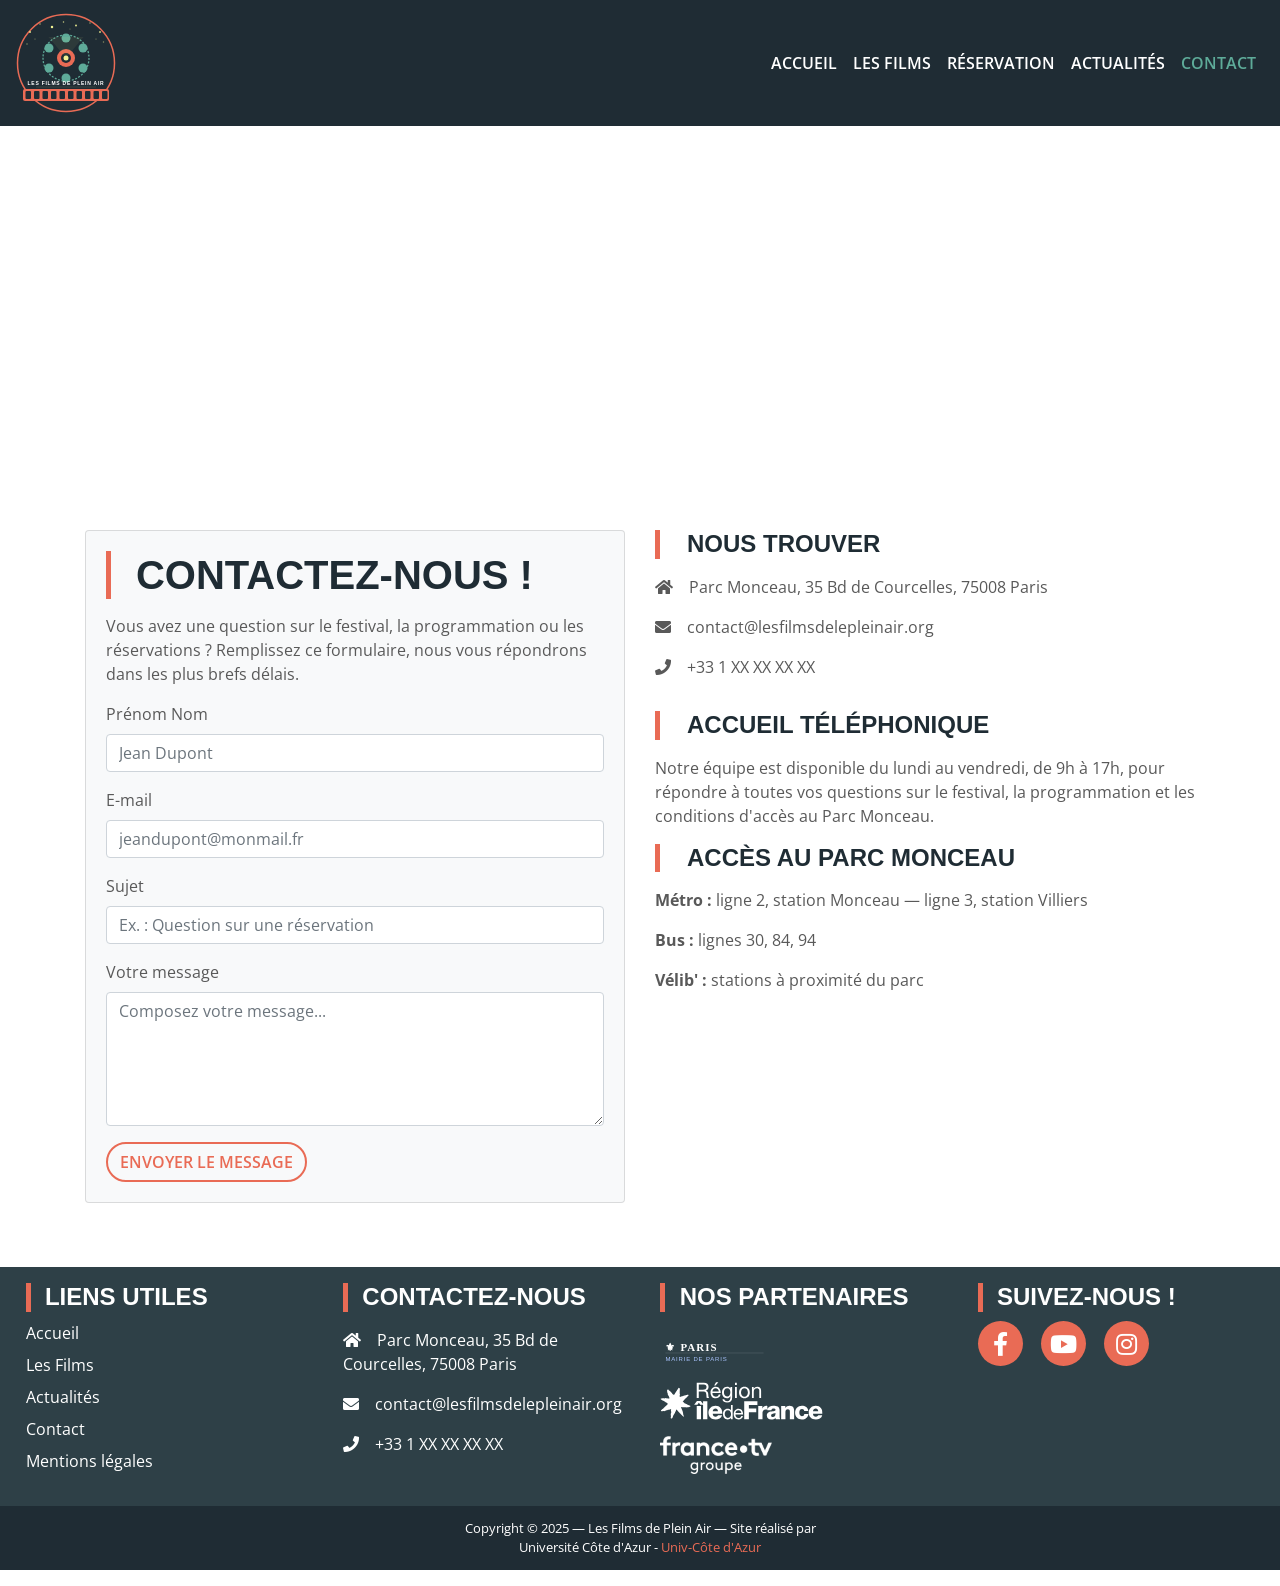
<file: contact.html>
<!DOCTYPE html>
<html lang="fr">
<head>
	<title>Contact — Festival des Films de Plein Air | Parc Monceau, Paris</title>

	<!--Metatags-->
	<meta charset="utf-8">
	<meta name="viewport" content="width=device-width, initial-scale=1, shrink-to-fit=no">
	<meta name="description" content="Contactez l'association Les Films de Plein Air pour toute question concernant le festival au Parc Monceau à Paris. Formulaire de contact, adresse et informations pratiques.">
	<meta name="keywords" content="contact festival cinéma plein air Paris, association Les Films de Plein Air, Parc Monceau Paris 8e">
	<meta name="author" content="Association Les Films de Plein Air">
	<meta name="robots" content="index, follow">
	<link rel="canonical" href="https://lesfilmsdelepleinair.org/contact.html">
	<link rel="icon" type="image/jpeg" href="images/logo.jpg">
	<link rel="apple-touch-icon" href="images/logo.jpg">

	<!--Open graph data-->
	<meta property="og:title" content="Contactez-nous — Festival des Films de Plein Air Paris"/>
	<meta property="og:type" content="website"/>
	<meta property="og:url" content="https://lesfilmsdelepleinair.org/contact.html"/>
	<meta property="og:image" content="https://lesfilmsdelepleinair.org/images/logo.jpg"/>
	<meta property="og:description" content="Contactez l'association Les Films de Plein Air pour le festival de cinéma d'auteur au Parc Monceau à Paris."/>
	<meta property="og:locale" content="fr_FR"/>
	<meta property="og:site_name" content="Festival Les Films de Plein Air"/>

	<meta name="twitter:card" content="summary"/>
	<meta name="twitter:title" content="Contactez-nous — Festival des Films de Plein Air Paris"/>
	<meta name="twitter:description" content="Contactez l'association Les Films de Plein Air pour toute question sur le festival au Parc Monceau à Paris."/>
	<meta name="twitter:image" content="https://lesfilmsdelepleinair.org/images/logo.jpg"/>

	<!--fonts-->
	<link href="https://fonts.googleapis.com/css2?family=Montserrat:wght@400;700&family=Open+Sans:wght@400;600;700&display=swap" rel="stylesheet">
	<!--CSS-->
	<link rel="stylesheet" href="css/bootstrap.css">
	<link rel="stylesheet" href="css/stylescss.css">
	<link rel="stylesheet" href="webfonts/all.css">

	<!-- Google tag (gtag.js) -->
	<script async src="https://www.googletagmanager.com/gtag/js?id=G-39RLFYST27"></script>
	<script>
		window.dataLayer = window.dataLayer || [];
		function gtag(){dataLayer.push(arguments);}
		gtag('js', new Date());
		gtag('config', 'G-39RLFYST27');
	</script>
</head>
<body>

	<!--00.header-->
	<nav class="navbar sticky-top navbar-expand-lg navbar-dark maNav" aria-label="Navigation principale">
		<a class="navbar-brand" href="index.html">
			<img src="images/logo.svg" width="100" alt="Logo Festival Les Films de Plein Air"/>
		</a>
		<button class="navbar-toggler" type="button" data-toggle="collapse" data-target="#navbarNavAltMarkup" aria-controls="navbarNavAltMarkup" aria-expanded="false" aria-label="Ouvrir le menu de navigation">
			<span class="navbar-toggler-icon"></span>
		</button>
		<div class="collapse navbar-collapse" id="navbarNavAltMarkup">
			<div class="navbar-nav ml-auto">
			<a class="nav-item nav-link" href="index.html">Accueil</a>
			<a class="nav-item nav-link" href="films.html">Les Films</a>
			<a class="nav-item nav-link" href="index.html#booking">Réservation</a>
			<a href="blog.html" class="nav-item nav-link navLink">Actualités</a>
			<a class="nav-item nav-link active" href="#">Contact <span class="sr-only">(page actuelle)</span></a>
			</div>
		</div>
	</nav>
	<!--end header-->

	<!--Carte Google Maps-->
	<section class="container-fluid" aria-label="Localisation du festival">
		<iframe 
			src="https://www.google.com/maps/embed?pb=!1m18!1m12!1m3!1d2624.1423839068!2d2.3067!3d48.8794!2m3!1f0!2f0!3f0!3m2!1i1024!2i768!4f13.1!3m3!1m2!1s0x47e66fc2b6e3a63d%3A0x4f0d3c7f18e3a63d!2sParc%20Monceau%2C%20Paris!5e0!3m2!1sfr!2sfr!4v1690000000000"
			width="100%" 
			height="350" 
			style="border:0;" 
			allowfullscreen="" 
			loading="lazy" 
			referrerpolicy="no-referrer-when-downgrade"
			title="Localisation du Parc Monceau à Paris — Lieu du festival">
		</iframe>
	</section>

	<main>
	<section class="container-fluid contactPage" aria-labelledby="contact-titre">
		<div class="container py-5">
			<div class="row">
				<div class="col-sm-12 col-md-6">
					<div class="card bg-light cardForm">
						<div class="card-body">
							<h1 id="contact-titre">Contactez-nous !</h1>
							<p>Vous avez une question sur le festival, la programmation ou les réservations ? Remplissez ce formulaire, nous vous répondrons dans les plus brefs délais.</p>
							<form class="needs-validation" novalidate id="contactValidation" aria-label="Formulaire de contact">
								<div class="form-group">
									<label for="nom">Prénom Nom</label>
									<input class="form-control" required type="text" name="nom" id="nom" placeholder="Jean Dupont" autocomplete="name"/>
									<div class="invalid-tooltip">Merci de renseigner vos prénom et nom.</div>
								</div>
								<div class="form-group">
									<label for="mail">E-mail</label>
									<input class="form-control" required type="email" name="mail" id="mail" placeholder="jeandupont@monmail.fr" autocomplete="email"/>
									<div class="invalid-tooltip">Merci de renseigner votre e-mail.</div>
								</div>
								<div class="form-group">
									<label for="sujet">Sujet</label>
									<input class="form-control" required type="text" name="sujet" id="sujet" placeholder="Ex. : Question sur une réservation"/>
									<div class="invalid-tooltip">Merci de renseigner le sujet.</div>
								</div>
								<div class="form-group">
									<label for="message">Votre message</label>
									<textarea class="form-control" required name="message" id="message" rows="5" cols="50" placeholder="Composez votre message..."></textarea>
									<div class="invalid-tooltip">Merci de rédiger votre message.</div>
								</div>
								<button type="submit" class="btn btn-custom">Envoyer le message</button>
							</form>
						</div>
					</div>
				</div>
				<div class="col-sm-12 col-md-6 address">
					<h2>Nous trouver</h2>
					<div class="contactIcons mb-3">
						<p><span class="pr-3"><i class="fas fa-home" aria-hidden="true"></i></span>Parc Monceau, 35 Bd de Courcelles, 75008 Paris</p>
						<p><span class="pr-3"><i class="fas fa-envelope" aria-hidden="true"></i></span>contact@lesfilmsdelepleinair.org</p>
						<p><span class="pr-3"><i class="fas fa-phone" aria-hidden="true"></i></span>+33 1 XX XX XX XX</p>
					</div>
					<h2>Accueil téléphonique</h2>
					<p>Notre équipe est disponible du lundi au vendredi, de 9h à 17h, pour répondre à toutes vos questions sur le festival, la programmation et les conditions d'accès au Parc Monceau.</p>
					<h2>Accès au Parc Monceau</h2>
					<p><strong>Métro :</strong> ligne 2, station Monceau — ligne 3, station Villiers</p>
					<p><strong>Bus :</strong> lignes 30, 84, 94</p>
					<p><strong>Vélib' :</strong> stations à proximité du parc</p>
				</div>
			</div>
		</div>
	</section>
	</main>

	<!--07.footer-->
	<footer class="container-fluid footer" role="contentinfo">
		<div class="container py-3">
			<div class="row">
				<div class="col-12 col-md-3">
					<h2>Liens utiles</h2>
					<nav class="footerLinks" aria-label="Liens du pied de page">
						<a href="index.html">Accueil</a>
						<a href="films.html">Les Films</a>
						<a href="blog.html">Actualités</a>
						<a href="contact.html">Contact</a>
						<a href="mentions-legales.html">Mentions légales</a>
					</nav>
				</div>
				<div class="col-12 col-md-3 address">
					<h2>Contactez-nous</h2>
					<div class="contactIcons mb-3">
						<p><span class="pr-3"><i class="fas fa-home" aria-hidden="true"></i></span>Parc Monceau, 35 Bd de Courcelles, 75008 Paris</p>
						<p><span class="pr-3"><i class="fas fa-envelope" aria-hidden="true"></i></span>contact@lesfilmsdelepleinair.org</p>
						<p><span class="pr-3"><i class="fas fa-phone" aria-hidden="true"></i></span>+33 1 XX XX XX XX</p>
					</div>
				</div>
								<div class="col-12 col-md-3 partenaire">
					<h2>Nos Partenaires</h2>
					<ul class="list-unstyled mt-2">
						<li class="mb-3">
							<a href="https://www.paris.fr/" target="_blank" rel="noopener noreferrer" title="Mairie de Paris">
								<img loading="lazy" src="images/logo-paris.svg" alt="Logo Mairie de Paris" style="height:38px; width:auto;">
							</a>
						</li>
						<li class="mb-3">
							<a href="https://www.iledefrance.fr/" target="_blank" rel="noopener noreferrer" title="Région Île-de-France">
								<img loading="lazy" src="images/logo-idf.svg" alt="Logo Région Île-de-France" style="height:38px; width:auto; filter:brightness(0) invert(1);">
							</a>
						</li>
						<li class="mb-3">
							<a href="https://www.francetelevisions.fr/groupe" target="_blank" rel="noopener noreferrer" title="France Télévisions">
								<img loading="lazy" src="images/logo-francetv.png" alt="Logo France Télévisions" style="height:38px; width:auto; filter:brightness(0) invert(1);">
							</a>
						</li>
					</ul>
				</div>
				<div class="col-12 col-md-3 social">
					<h2>Suivez-nous !</h2>
					<div class="socialicons">
						<a href="https://www.facebook.com" target="_blank" rel="noopener noreferrer" aria-label="Notre page Facebook"><i class="fab fa-facebook-f" aria-hidden="true"></i></a>
						<a href="https://www.youtube.com" target="_blank" rel="noopener noreferrer" aria-label="Notre chaîne YouTube"><i class="fab fa-youtube" aria-hidden="true"></i></a>
						<a href="https://www.instagram.com" target="_blank" rel="noopener noreferrer" aria-label="Notre compte Instagram"><i class="fab fa-instagram" aria-hidden="true"></i></a>
					</div>
				</div>
			</div>
		</div>
		<div class="socketBkg">
			<div class="socket text-center">
				<p>Copyright &copy; 2025 — Les Films de Plein Air — Site réalisé par <br>
					Université Côte d'Azur - <a href="https://univ-cotedazur.fr/" target="_blank" rel="noopener noreferrer">Univ-Côte d'Azur</a></p>
			</div>
		</div>
	</footer>
	<!--end footer-->

	<button onclick="topFunction()" id="myBtn" title="Retour en haut de page" aria-label="Retour en haut de page"><i class="fas fa-chevron-up" aria-hidden="true"></i></button>

	<script src="https://code.jquery.com/jquery-3.2.1.slim.min.js" integrity="sha384-KJ3o2DKtIkvYIK3UENzmM7KCkRr/rE9/Qpg6aAZGJwFDMVNA/GpGFF93hXpG5KkN" crossorigin="anonymous"></script>
	<script src="https://cdnjs.cloudflare.com/ajax/libs/popper.js/1.12.9/umd/popper.min.js" integrity="sha384-ApNbgh9B+Y1QKtv3Rn7W3mgPxhU9K/ScQsAP7hUibX39j7fakFPskvXusvfa0b4Q" crossorigin="anonymous"></script>
	<script src="https://maxcdn.bootstrapcdn.com/bootstrap/4.0.0/js/bootstrap.min.js" integrity="sha384-JZR6Spejh4U02d8jOt6vLEHfe/JQGiRRSQQxSfFWpi1MquVdAyjUar5+76PVCmYl" crossorigin="anonymous"></script>
	<script src="js/main.js"></script>
</body>
</html>
</file>
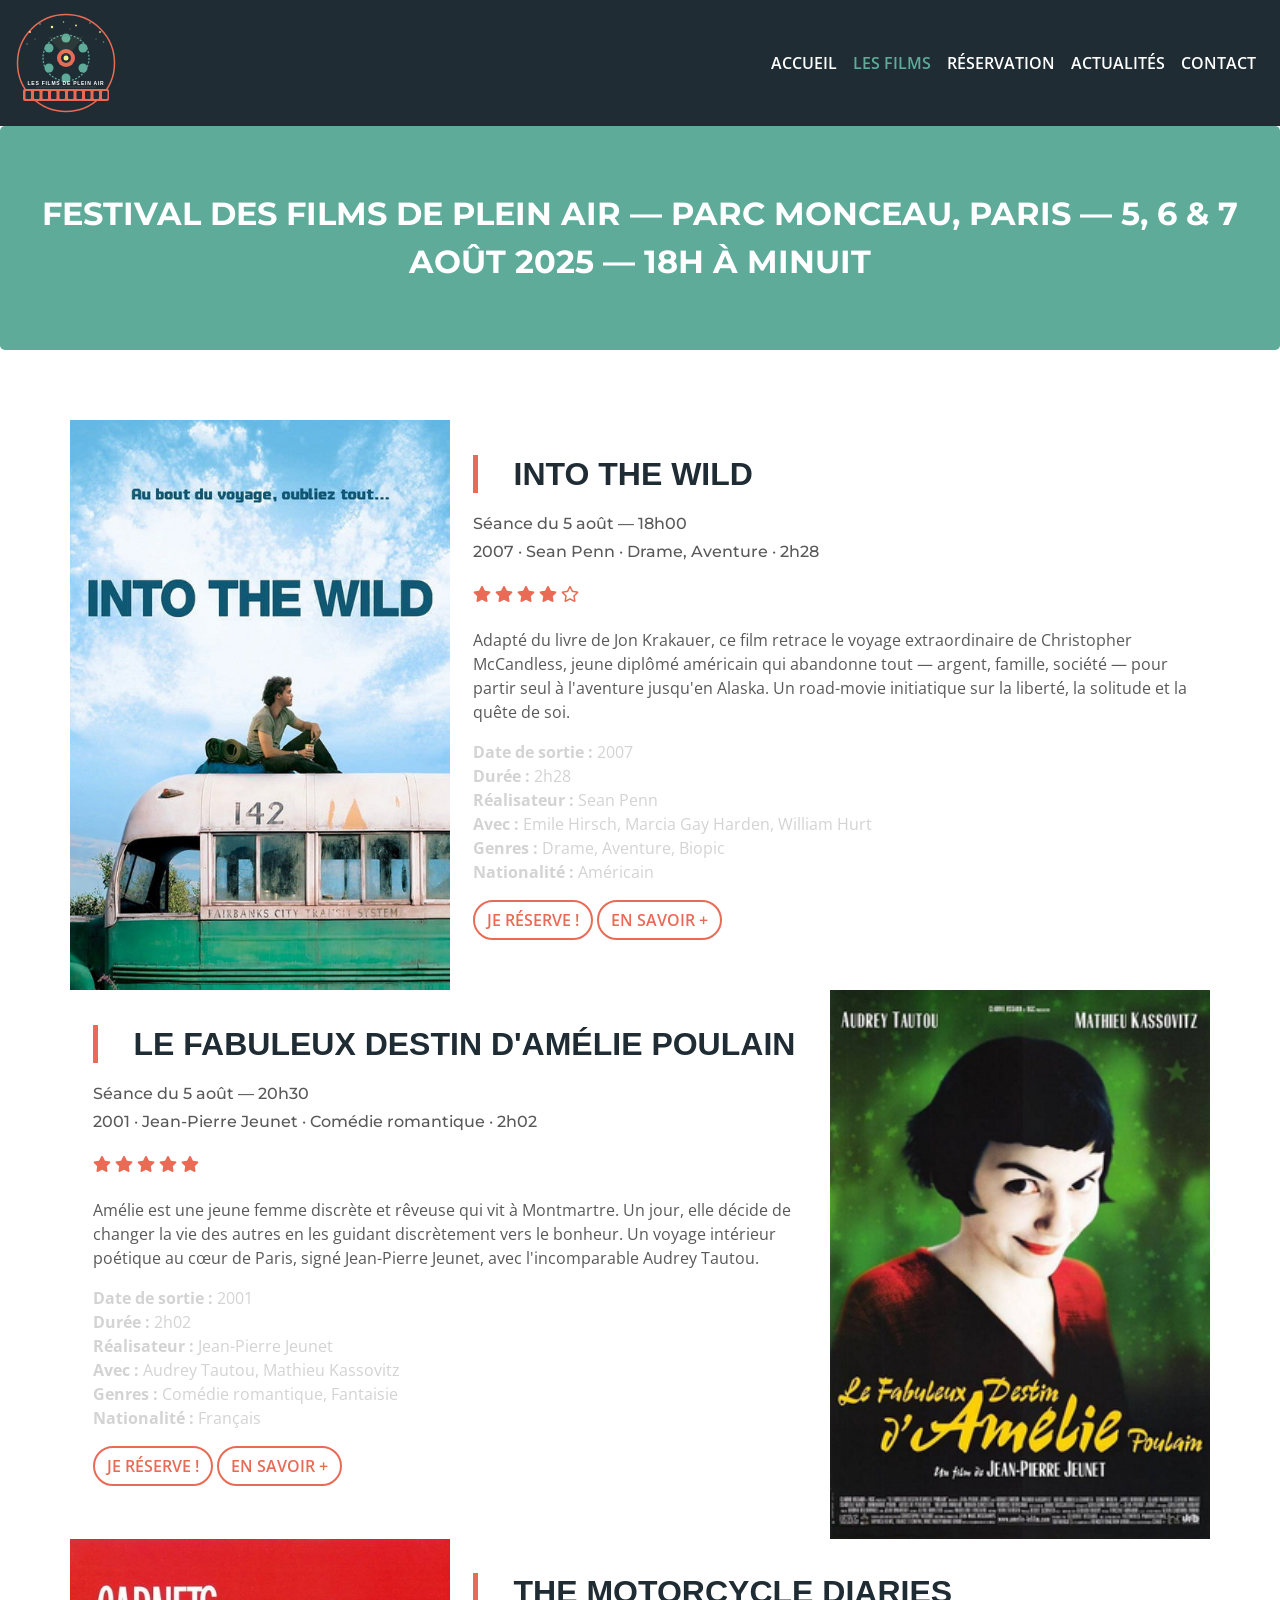
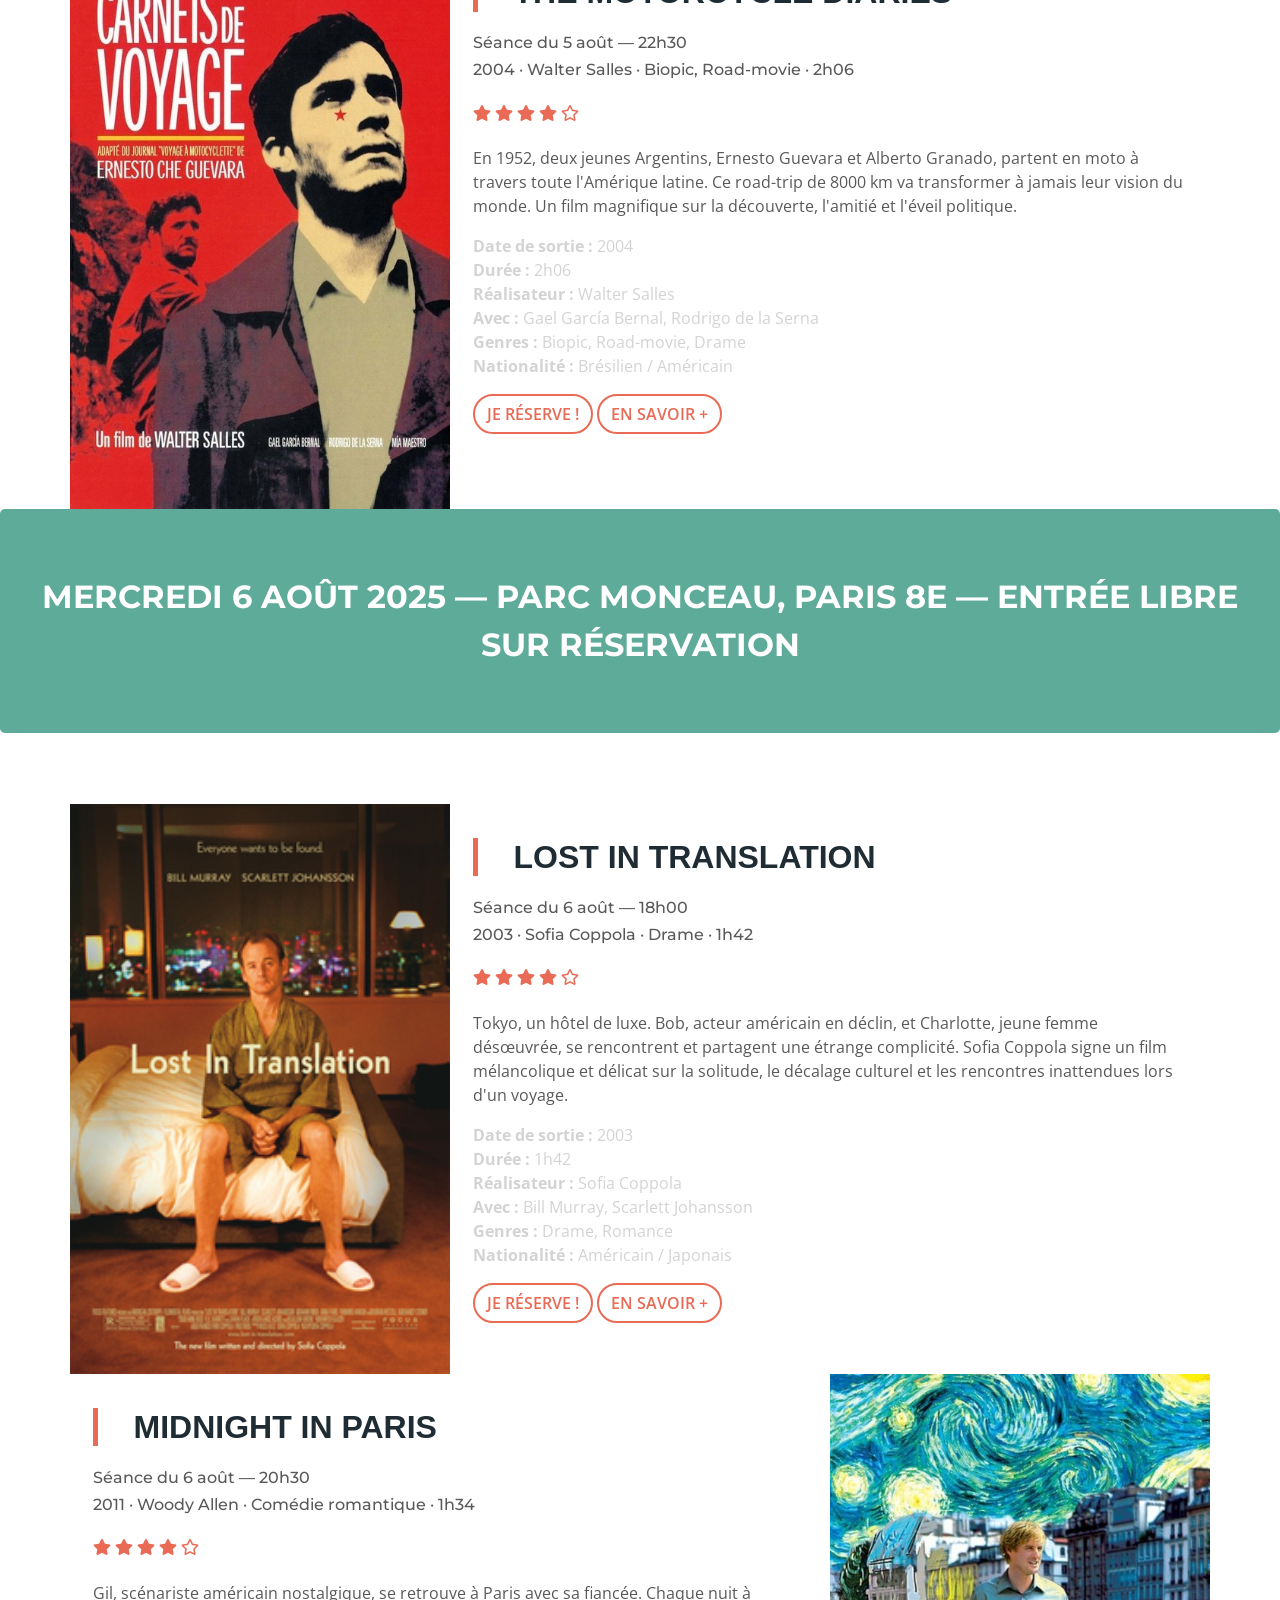
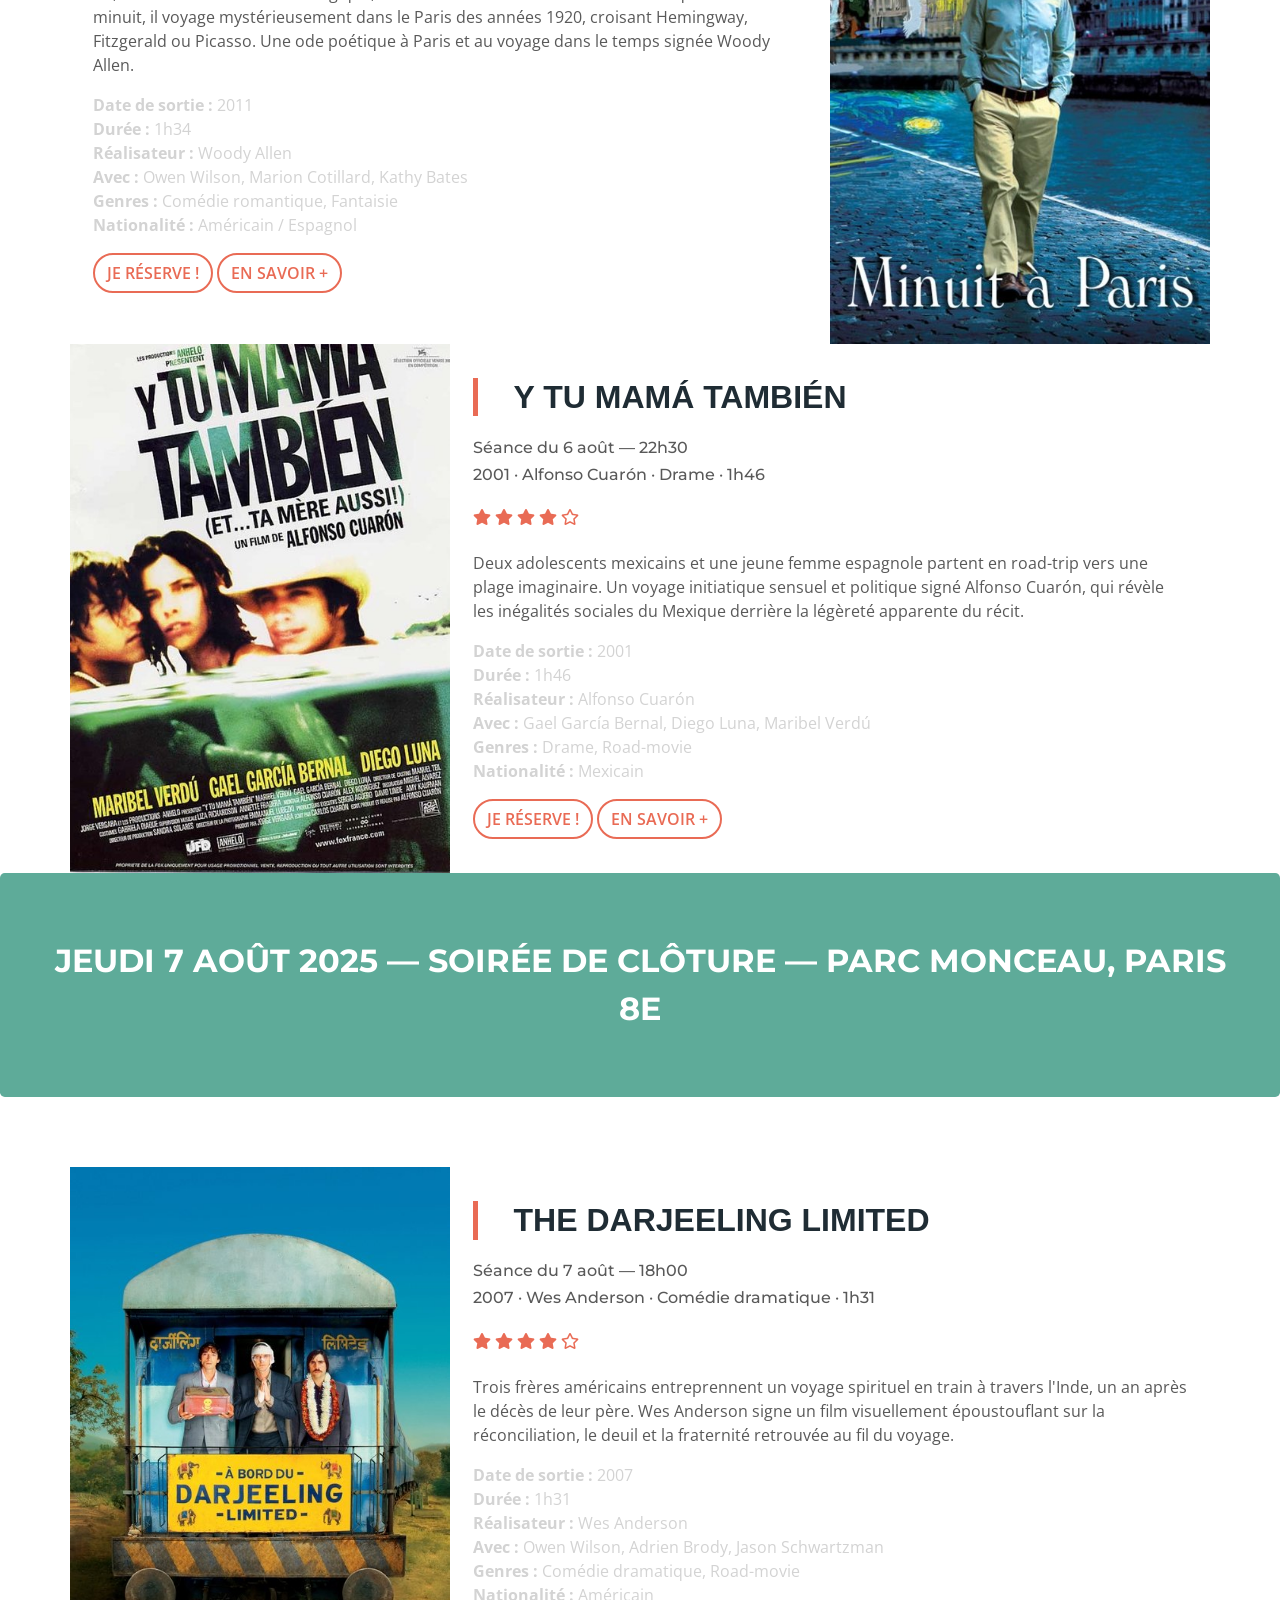
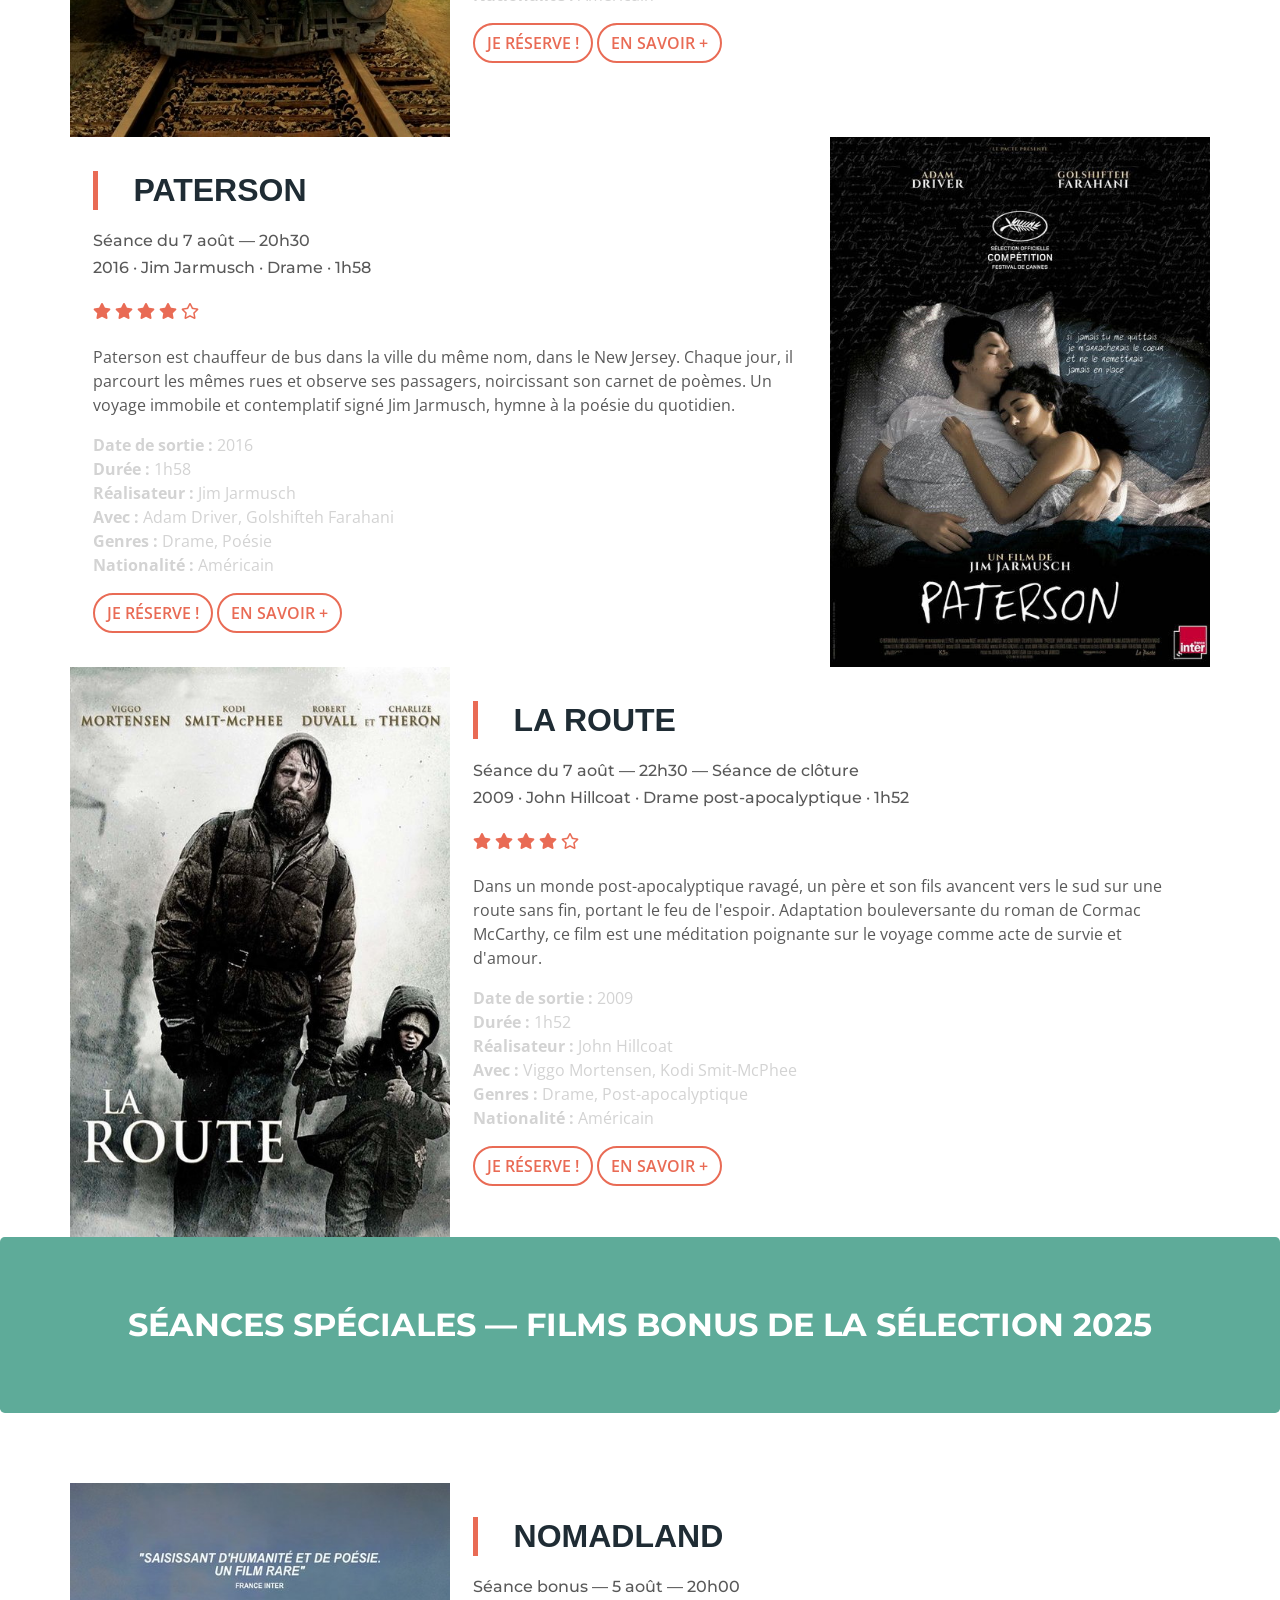
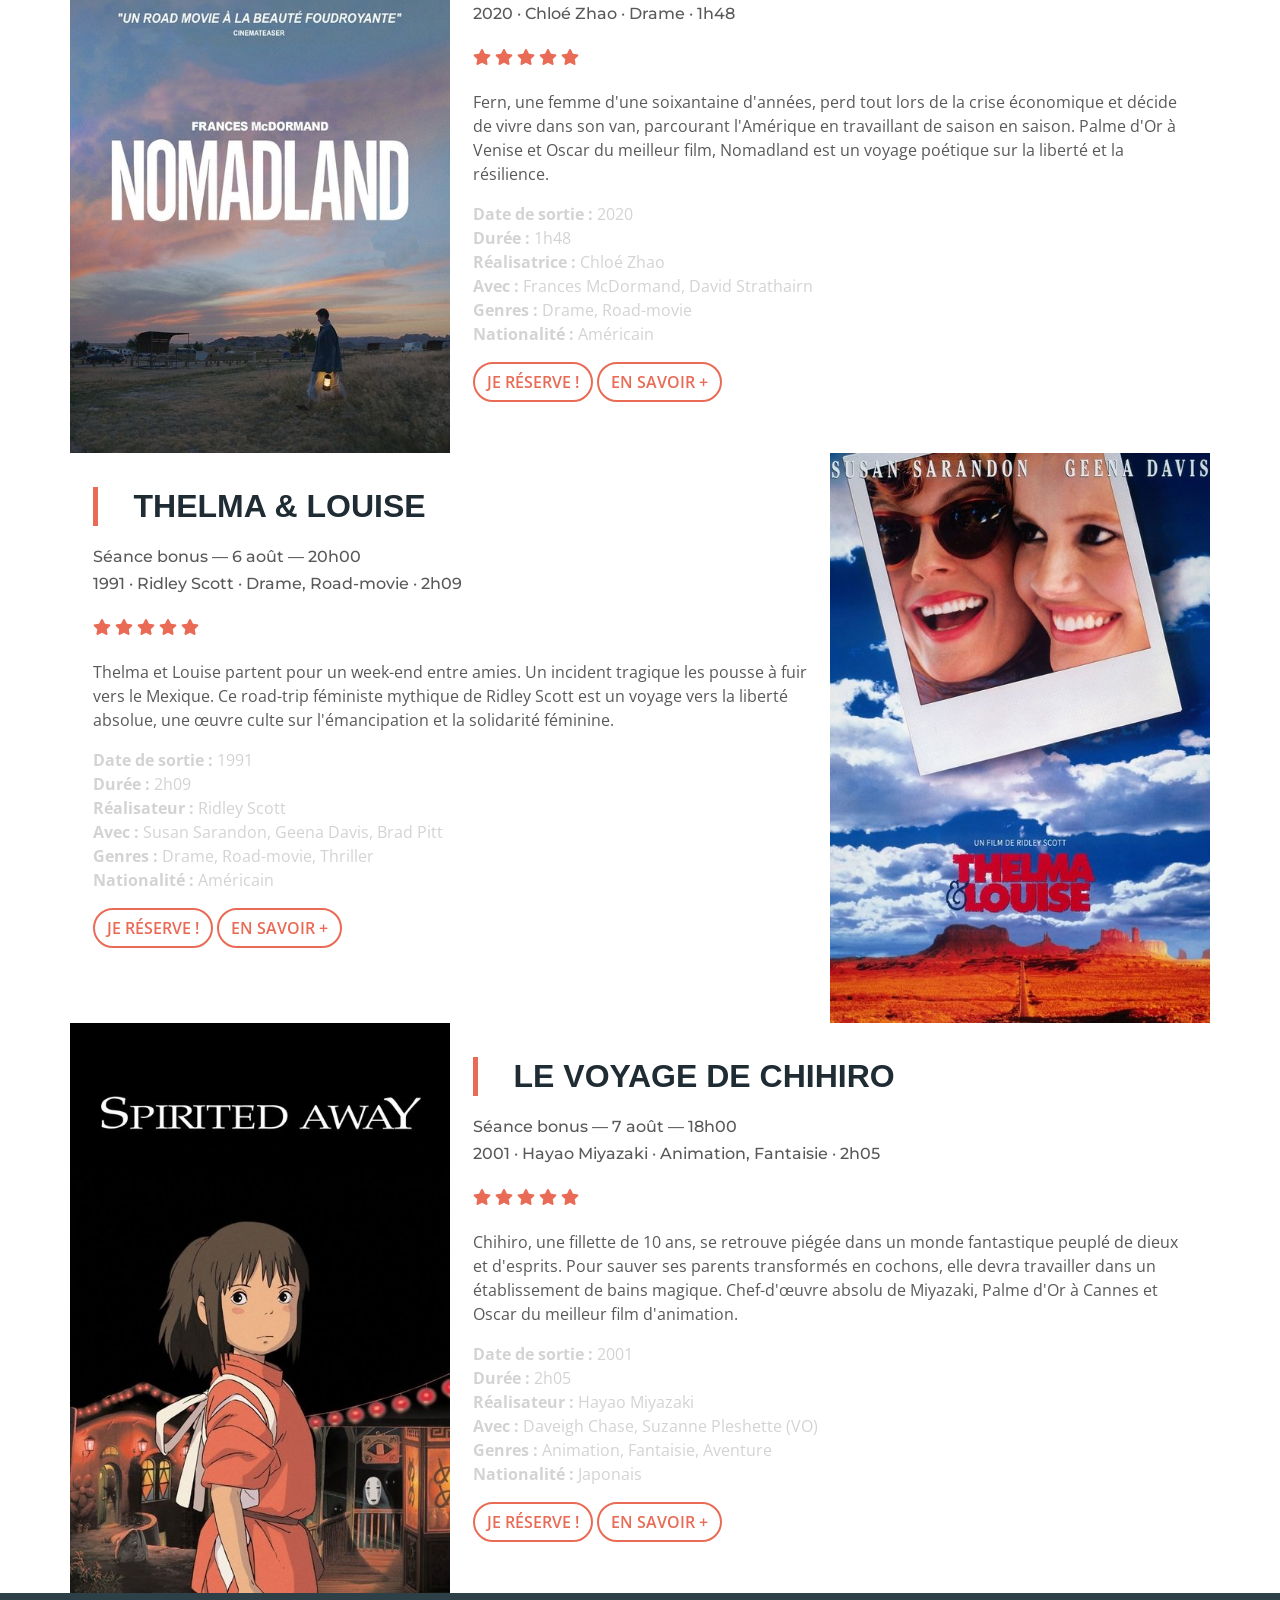
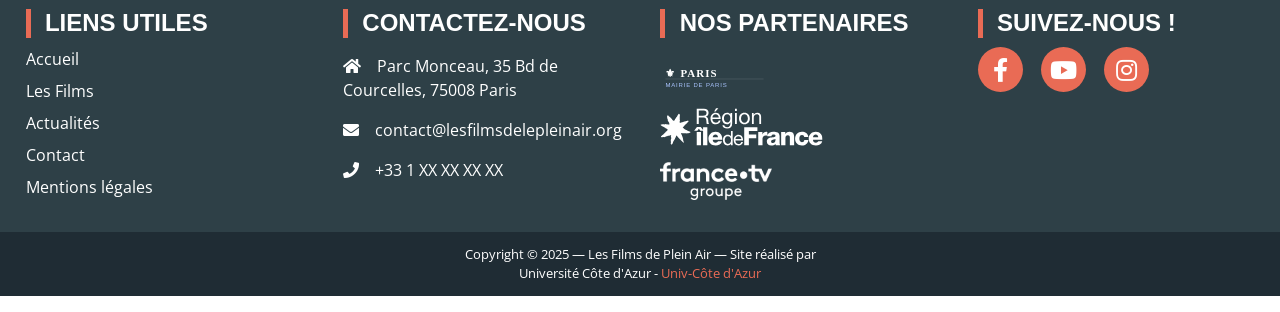
<file: films.html>
<!DOCTYPE html>
<html lang="fr">
<head>
	<title>Les Films — Sélection "Le Voyage" 2025 | Festival Films de Plein Air Paris</title>

	<!--Metatags-->
	<meta charset="utf-8">
	<meta name="viewport" content="width=device-width, initial-scale=1, shrink-to-fit=no">
	<meta name="description" content="Découvrez la sélection de 12 films d'auteur sur le thème du voyage projetés en plein air au Parc Monceau à Paris du 5 au 7 août 2025. Réservez vos places gratuitement.">
	<meta name="keywords" content="films auteur thème voyage sélection 2025, Into the Wild Sean Penn plein air Paris, Nomadland Chloé Zhao projection gratuite, cinéma d'auteur road movie sélection festival, films voyage initiatique projection plein air, Parc Monceau programme cinéma août">
	<meta name="author" content="Association Les Films de Plein Air">
	<meta name="robots" content="index, follow">
	<link rel="canonical" href="https://lesfilmsdelepleinair.org/films.html">
	<link rel="icon" type="image/jpeg" href="images/logo.jpg">
	<link rel="apple-touch-icon" href="images/logo.jpg">

	<!--Open graph data-->
	<meta property="og:title" content="Sélection Films 2025 — Thème Le Voyage | Festival Films de Plein Air"/>
	<meta property="og:type" content="website"/>
	<meta property="og:url" content="https://lesfilmsdelepleinair.org/films.html"/>
	<meta property="og:image" content="https://lesfilmsdelepleinair.org/images/01-films.jpg"/>
	<meta property="og:description" content="12 films d'auteur sur le thème du voyage, projetés en plein air au Parc Monceau à Paris, du 5 au 7 août 2025."/>
	<meta property="og:locale" content="fr_FR"/>
	<meta property="og:site_name" content="Festival Les Films de Plein Air"/>

	<meta name="twitter:card" content="summary_large_image"/>
	<meta name="twitter:title" content="Sélection Films 2025 — Le Voyage | Festival Films de Plein Air Paris"/>
	<meta name="twitter:description" content="12 films d'auteur sur le thème du voyage, projetés en plein air au Parc Monceau à Paris du 5 au 7 août. Entrée gratuite."/>
	<meta name="twitter:image" content="https://lesfilmsdelepleinair.org/images/01-films.jpg"/>

	<script type="application/ld+json">
	{
		"@context": "https://schema.org",
		"@type": "ItemList",
		"name": "Sélection 2025 — Films d'auteur sur le thème du Voyage",
		"description": "Programme complet du Festival des Films de Plein Air 2025 au Parc Monceau à Paris, sur le thème du voyage.",
		"url": "https://lesfilmsdelepleinair.org/films.html",
		"numberOfItems": 12,
		"itemListElement": [
			{"@type": "ListItem", "position": 1, "name": "Into the Wild", "url": "https://lesfilmsdelepleinair.org/films.html#01film"},
			{"@type": "ListItem", "position": 2, "name": "Le Fabuleux Destin d'Amélie Poulain", "url": "https://lesfilmsdelepleinair.org/films.html#02film"},
			{"@type": "ListItem", "position": 3, "name": "The Motorcycle Diaries", "url": "https://lesfilmsdelepleinair.org/films.html#03film"},
			{"@type": "ListItem", "position": 4, "name": "Lost in Translation", "url": "https://lesfilmsdelepleinair.org/films.html#04film"},
			{"@type": "ListItem", "position": 5, "name": "Midnight in Paris", "url": "https://lesfilmsdelepleinair.org/films.html#05film"},
			{"@type": "ListItem", "position": 6, "name": "Y Tu Mamá También", "url": "https://lesfilmsdelepleinair.org/films.html#06film"},
			{"@type": "ListItem", "position": 7, "name": "The Darjeeling Limited", "url": "https://lesfilmsdelepleinair.org/films.html#07film"},
			{"@type": "ListItem", "position": 8, "name": "Paterson", "url": "https://lesfilmsdelepleinair.org/films.html#08film"},
			{"@type": "ListItem", "position": 9, "name": "La Route", "url": "https://lesfilmsdelepleinair.org/films.html#09film"},
			{"@type": "ListItem", "position": 10, "name": "Nomadland", "url": "https://lesfilmsdelepleinair.org/films.html#10film"},
			{"@type": "ListItem", "position": 11, "name": "Thelma & Louise", "url": "https://lesfilmsdelepleinair.org/films.html#11film"},
			{"@type": "ListItem", "position": 12, "name": "Le Voyage de Chihiro", "url": "https://lesfilmsdelepleinair.org/films.html#12film"}
		]
	}
	</script>

	<!--fonts-->
	<link href="https://fonts.googleapis.com/css2?family=Montserrat:wght@400;700&family=Open+Sans:wght@400;600;700&display=swap" rel="stylesheet">
	<!--CSS-->
	<link rel="stylesheet" href="css/bootstrap.css">
	<link rel="stylesheet" href="css/stylescss.css">
	<link rel="stylesheet" href="webfonts/all.css">

	<!-- Google tag (gtag.js) -->
	<script async src="https://www.googletagmanager.com/gtag/js?id=G-39RLFYST27"></script>
	<script>
		window.dataLayer = window.dataLayer || [];
		function gtag(){dataLayer.push(arguments);}
		gtag('js', new Date());
		gtag('config', 'G-39RLFYST27');
	</script>
</head>
<body>

	<!--00.header-->
	<nav class="navbar sticky-top navbar-expand-lg navbar-dark maNav" aria-label="Navigation principale">
		<a class="navbar-brand" href="index.html">
			<img src="images/logo.svg" width="100" alt="Logo Festival Les Films de Plein Air"/>
		</a>
		<button class="navbar-toggler" type="button" data-toggle="collapse" data-target="#navbarNavAltMarkup" aria-controls="navbarNavAltMarkup" aria-expanded="false" aria-label="Ouvrir le menu de navigation">
			<span class="navbar-toggler-icon"></span>
		</button>
		<div class="collapse navbar-collapse" id="navbarNavAltMarkup">
			<div class="navbar-nav ml-auto">
			<a class="nav-item nav-link" href="index.html">Accueil <span class="sr-only">(page actuelle)</span></a>
			<a class="nav-item nav-link active" href="#">Les Films</a>
			<a class="nav-item nav-link" href="index.html#booking">Réservation</a>
			<a href="blog.html" class="nav-item nav-link navLink">Actualités</a>
			<a class="nav-item nav-link" href="contact.html">Contact</a>
			</div>
		</div>
	</nav>
	<!--end header-->

	<div class="jumbotron text-center" role="banner">
		<span>Festival des Films de Plein Air — Parc Monceau, Paris — 5, 6 &amp; 7 août 2025 — 18h à minuit</span>
	</div>

	<main>
	<section class="container-fluid filmlist" aria-label="Séance du 5 août — Films 1 à 3">
		<div class="container">
			<div class="row film01" id="01film">
				<aside class="col-sm-4"><img loading="lazy" src="images/01-films.jpg" class="img-fluid" alt="Affiche officielle Into the Wild de Sean Penn (2007) - Festival Les Films de Plein Air Paris 2025" /></aside>
				<article class="col-sm-8">
					<h2>Into the Wild</h2>
					<h3>Séance du 5 août — 18h00</h3>
					<h3>2007 · Sean Penn · Drame, Aventure · 2h28</h3>
					<div class="note" aria-label="Note : 4 étoiles sur 5">
						<i class="fas fa-star" aria-hidden="true"></i>
						<i class="fas fa-star" aria-hidden="true"></i>
						<i class="fas fa-star" aria-hidden="true"></i>
						<i class="fas fa-star" aria-hidden="true"></i>
						<i class="far fa-star" aria-hidden="true"></i>
					</div>
					<p>Adapté du livre de Jon Krakauer, ce film retrace le voyage extraordinaire de Christopher McCandless, jeune diplômé américain qui abandonne tout — argent, famille, société — pour partir seul à l'aventure jusqu'en Alaska. Un road-movie initiatique sur la liberté, la solitude et la quête de soi.</p>
					<p>
						<span><strong>Date de sortie :</strong> 2007</span>
						<br><span><strong>Durée :</strong> 2h28</span>
						<br><span><strong>Réalisateur :</strong> Sean Penn</span>
						<br><span><strong>Avec :</strong> Emile Hirsch, Marcia Gay Harden, William Hurt</span>
						<br><span><strong>Genres :</strong> Drame, Aventure, Biopic</span>
						<br><span><strong>Nationalité :</strong> Américain</span>
					</p>
					<a href="index.html#booking" class="btn btn-custom">Je réserve !</a>
					<a href="https://www.allocine.fr/film/fichefilm_gen_cfilm=111319.html" target="_blank" rel="noopener noreferrer" class="btn btn-custom">En savoir +</a>
				</article>
			</div>
			<div class="row film02" id="02film">
				<article class="col-sm-8">
					<h2>Le Fabuleux Destin d'Amélie Poulain</h2>
					<h3>Séance du 5 août — 20h30</h3>
					<h3>2001 · Jean-Pierre Jeunet · Comédie romantique · 2h02</h3>
					<div class="note" aria-label="Note : 5 étoiles sur 5">
						<i class="fas fa-star" aria-hidden="true"></i>
						<i class="fas fa-star" aria-hidden="true"></i>
						<i class="fas fa-star" aria-hidden="true"></i>
						<i class="fas fa-star" aria-hidden="true"></i>
						<i class="fas fa-star" aria-hidden="true"></i>
					</div>
					<p>Amélie est une jeune femme discrète et rêveuse qui vit à Montmartre. Un jour, elle décide de changer la vie des autres en les guidant discrètement vers le bonheur. Un voyage intérieur poétique au cœur de Paris, signé Jean-Pierre Jeunet, avec l'incomparable Audrey Tautou.</p>
					<p>
						<span><strong>Date de sortie :</strong> 2001</span>
						<br><span><strong>Durée :</strong> 2h02</span>
						<br><span><strong>Réalisateur :</strong> Jean-Pierre Jeunet</span>
						<br><span><strong>Avec :</strong> Audrey Tautou, Mathieu Kassovitz</span>
						<br><span><strong>Genres :</strong> Comédie romantique, Fantaisie</span>
						<br><span><strong>Nationalité :</strong> Français</span>
					</p>
					<a href="index.html#booking" class="btn btn-custom">Je réserve !</a>
					<a href="https://www.allocine.fr/film/fichefilm_gen_cfilm=28174.html" target="_blank" rel="noopener noreferrer" class="btn btn-custom">En savoir +</a>
				</article>
				<aside class="col-sm-4 order-first order-sm-4"><img loading="lazy" src="images/02-films.jpg" class="img-fluid" alt="Affiche officielle Le Fabuleux Destin d'Amélie Poulain de Jean-Pierre Jeunet (2001) - Festival Les Films de Plein Air" /></aside>
			</div>
			<div class="row film03" id="03film">
				<aside class="col-sm-4"><img loading="lazy" src="images/03-films.jpg" class="img-fluid" alt="Affiche officielle The Motorcycle Diaries de Walter Salles (2004) - Festival Les Films de Plein Air Paris 2025" /></aside>
				<article class="col-sm-8">
					<h2>The Motorcycle Diaries</h2>
					<h3>Séance du 5 août — 22h30</h3>
					<h3>2004 · Walter Salles · Biopic, Road-movie · 2h06</h3>
					<div class="note" aria-label="Note : 4 étoiles sur 5">
						<i class="fas fa-star" aria-hidden="true"></i>
						<i class="fas fa-star" aria-hidden="true"></i>
						<i class="fas fa-star" aria-hidden="true"></i>
						<i class="fas fa-star" aria-hidden="true"></i>
						<i class="far fa-star" aria-hidden="true"></i>
					</div>
					<p>En 1952, deux jeunes Argentins, Ernesto Guevara et Alberto Granado, partent en moto à travers toute l'Amérique latine. Ce road-trip de 8000 km va transformer à jamais leur vision du monde. Un film magnifique sur la découverte, l'amitié et l'éveil politique.</p>
					<p>
						<span><strong>Date de sortie :</strong> 2004</span>
						<br><span><strong>Durée :</strong> 2h06</span>
						<br><span><strong>Réalisateur :</strong> Walter Salles</span>
						<br><span><strong>Avec :</strong> Gael García Bernal, Rodrigo de la Serna</span>
						<br><span><strong>Genres :</strong> Biopic, Road-movie, Drame</span>
						<br><span><strong>Nationalité :</strong> Brésilien / Américain</span>
					</p>
					<a href="index.html#booking" class="btn btn-custom">Je réserve !</a>
					<a href="https://www.allocine.fr/film/fichefilm_gen_cfilm=52068.html" target="_blank" rel="noopener noreferrer" class="btn btn-custom">En savoir +</a>
				</article>
			</div>
		</div>
	</section>

	<div class="jumbotron text-center" role="banner">
		<span>Mercredi 6 août 2025 — Parc Monceau, Paris 8e — Entrée libre sur réservation</span>
	</div>

	<section class="container-fluid filmlist" aria-label="Séance du 6 août — Films 4 à 6">
		<div class="container">
			<div class="row film04" id="04film">
				<aside class="col-sm-4"><img loading="lazy" src="images/04-films.jpg" class="img-fluid" alt="Affiche officielle Lost in Translation de Sofia Coppola (2003) - Festival Les Films de Plein Air Paris 2025" /></aside>
				<article class="col-sm-8">
					<h2>Lost in Translation</h2>
					<h3>Séance du 6 août — 18h00</h3>
					<h3>2003 · Sofia Coppola · Drame · 1h42</h3>
					<div class="note" aria-label="Note : 4 étoiles sur 5">
						<i class="fas fa-star" aria-hidden="true"></i>
						<i class="fas fa-star" aria-hidden="true"></i>
						<i class="fas fa-star" aria-hidden="true"></i>
						<i class="fas fa-star" aria-hidden="true"></i>
						<i class="far fa-star" aria-hidden="true"></i>
					</div>
					<p>Tokyo, un hôtel de luxe. Bob, acteur américain en déclin, et Charlotte, jeune femme désœuvrée, se rencontrent et partagent une étrange complicité. Sofia Coppola signe un film mélancolique et délicat sur la solitude, le décalage culturel et les rencontres inattendues lors d'un voyage.</p>
					<p>
						<span><strong>Date de sortie :</strong> 2003</span>
						<br><span><strong>Durée :</strong> 1h42</span>
						<br><span><strong>Réalisateur :</strong> Sofia Coppola</span>
						<br><span><strong>Avec :</strong> Bill Murray, Scarlett Johansson</span>
						<br><span><strong>Genres :</strong> Drame, Romance</span>
						<br><span><strong>Nationalité :</strong> Américain / Japonais</span>
					</p>
					<a href="index.html#booking" class="btn btn-custom">Je réserve !</a>
					<a href="https://www.allocine.fr/film/fichefilm_gen_cfilm=49470.html" target="_blank" rel="noopener noreferrer" class="btn btn-custom">En savoir +</a>
				</article>
			</div>
			<div class="row film05" id="05film">
				<article class="col-sm-8">
					<h2>Midnight in Paris</h2>
					<h3>Séance du 6 août — 20h30</h3>
					<h3>2011 · Woody Allen · Comédie romantique · 1h34</h3>
					<div class="note" aria-label="Note : 4 étoiles sur 5">
						<i class="fas fa-star" aria-hidden="true"></i>
						<i class="fas fa-star" aria-hidden="true"></i>
						<i class="fas fa-star" aria-hidden="true"></i>
						<i class="fas fa-star" aria-hidden="true"></i>
						<i class="far fa-star" aria-hidden="true"></i>
					</div>
					<p>Gil, scénariste américain nostalgique, se retrouve à Paris avec sa fiancée. Chaque nuit à minuit, il voyage mystérieusement dans le Paris des années 1920, croisant Hemingway, Fitzgerald ou Picasso. Une ode poétique à Paris et au voyage dans le temps signée Woody Allen.</p>
					<p>
						<span><strong>Date de sortie :</strong> 2011</span>
						<br><span><strong>Durée :</strong> 1h34</span>
						<br><span><strong>Réalisateur :</strong> Woody Allen</span>
						<br><span><strong>Avec :</strong> Owen Wilson, Marion Cotillard, Kathy Bates</span>
						<br><span><strong>Genres :</strong> Comédie romantique, Fantaisie</span>
						<br><span><strong>Nationalité :</strong> Américain / Espagnol</span>
					</p>
					<a href="index.html#booking" class="btn btn-custom">Je réserve !</a>
					<a href="https://www.allocine.fr/film/fichefilm_gen_cfilm=185452.html" target="_blank" rel="noopener noreferrer" class="btn btn-custom">En savoir +</a>
				</article>
				<aside class="col-sm-4 order-first order-sm-4"><img loading="lazy" src="images/05-films.jpg" class="img-fluid" alt="Affiche officielle Midnight in Paris de Woody Allen (2011) - Festival Les Films de Plein Air Paris 2025" /></aside>
			</div>
			<div class="row film06" id="06film">
				<aside class="col-sm-4"><img loading="lazy" src="images/06-films.jpg" class="img-fluid" alt="Affiche officielle Y Tu Mamá También d'Alfonso Cuarón (2001) - Festival Les Films de Plein Air Paris 2025" /></aside>
				<article class="col-sm-8">
					<h2>Y Tu Mamá También</h2>
					<h3>Séance du 6 août — 22h30</h3>
					<h3>2001 · Alfonso Cuarón · Drame · 1h46</h3>
					<div class="note" aria-label="Note : 4 étoiles sur 5">
						<i class="fas fa-star" aria-hidden="true"></i>
						<i class="fas fa-star" aria-hidden="true"></i>
						<i class="fas fa-star" aria-hidden="true"></i>
						<i class="fas fa-star" aria-hidden="true"></i>
						<i class="far fa-star" aria-hidden="true"></i>
					</div>
					<p>Deux adolescents mexicains et une jeune femme espagnole partent en road-trip vers une plage imaginaire. Un voyage initiatique sensuel et politique signé Alfonso Cuarón, qui révèle les inégalités sociales du Mexique derrière la légèreté apparente du récit.</p>
					<p>
						<span><strong>Date de sortie :</strong> 2001</span>
						<br><span><strong>Durée :</strong> 1h46</span>
						<br><span><strong>Réalisateur :</strong> Alfonso Cuarón</span>
						<br><span><strong>Avec :</strong> Gael García Bernal, Diego Luna, Maribel Verdú</span>
						<br><span><strong>Genres :</strong> Drame, Road-movie</span>
						<br><span><strong>Nationalité :</strong> Mexicain</span>
					</p>
					<a href="index.html#booking" class="btn btn-custom">Je réserve !</a>
					<a href="https://www.allocine.fr/film/fichefilm_gen_cfilm=28777.html" target="_blank" rel="noopener noreferrer" class="btn btn-custom">En savoir +</a>
				</article>
			</div>
		</div>
	</section>

	<div class="jumbotron text-center" role="banner">
		<span>Jeudi 7 août 2025 — Soirée de clôture — Parc Monceau, Paris 8e</span>
	</div>

	<section class="container-fluid filmlist" aria-label="Séance du 7 août — Films 7 à 9">
		<div class="container">
			<div class="row film07" id="07film">
				<aside class="col-sm-4"><img loading="lazy" src="images/07-films.jpg" class="img-fluid" alt="Affiche officielle The Darjeeling Limited de Wes Anderson (2007) - Festival Les Films de Plein Air Paris 2025" /></aside>
				<article class="col-sm-8">
					<h2>The Darjeeling Limited</h2>
					<h3>Séance du 7 août — 18h00</h3>
					<h3>2007 · Wes Anderson · Comédie dramatique · 1h31</h3>
					<div class="note" aria-label="Note : 4 étoiles sur 5">
						<i class="fas fa-star" aria-hidden="true"></i>
						<i class="fas fa-star" aria-hidden="true"></i>
						<i class="fas fa-star" aria-hidden="true"></i>
						<i class="fas fa-star" aria-hidden="true"></i>
						<i class="far fa-star" aria-hidden="true"></i>
					</div>
					<p>Trois frères américains entreprennent un voyage spirituel en train à travers l'Inde, un an après le décès de leur père. Wes Anderson signe un film visuellement époustouflant sur la réconciliation, le deuil et la fraternité retrouvée au fil du voyage.</p>
					<p>
						<span><strong>Date de sortie :</strong> 2007</span>
						<br><span><strong>Durée :</strong> 1h31</span>
						<br><span><strong>Réalisateur :</strong> Wes Anderson</span>
						<br><span><strong>Avec :</strong> Owen Wilson, Adrien Brody, Jason Schwartzman</span>
						<br><span><strong>Genres :</strong> Comédie dramatique, Road-movie</span>
						<br><span><strong>Nationalité :</strong> Américain</span>
					</p>
					<a href="index.html#booking" class="btn btn-custom">Je réserve !</a>
					<a href="https://www.allocine.fr/film/fichefilm_gen_cfilm=112267.html" target="_blank" rel="noopener noreferrer" class="btn btn-custom">En savoir +</a>
				</article>
			</div>
			<div class="row film08" id="08film">
				<article class="col-sm-8">
					<h2>Paterson</h2>
					<h3>Séance du 7 août — 20h30</h3>
					<h3>2016 · Jim Jarmusch · Drame · 1h58</h3>
					<div class="note" aria-label="Note : 4 étoiles sur 5">
						<i class="fas fa-star" aria-hidden="true"></i>
						<i class="fas fa-star" aria-hidden="true"></i>
						<i class="fas fa-star" aria-hidden="true"></i>
						<i class="fas fa-star" aria-hidden="true"></i>
						<i class="far fa-star" aria-hidden="true"></i>
					</div>
					<p>Paterson est chauffeur de bus dans la ville du même nom, dans le New Jersey. Chaque jour, il parcourt les mêmes rues et observe ses passagers, noircissant son carnet de poèmes. Un voyage immobile et contemplatif signé Jim Jarmusch, hymne à la poésie du quotidien.</p>
					<p>
						<span><strong>Date de sortie :</strong> 2016</span>
						<br><span><strong>Durée :</strong> 1h58</span>
						<br><span><strong>Réalisateur :</strong> Jim Jarmusch</span>
						<br><span><strong>Avec :</strong> Adam Driver, Golshifteh Farahani</span>
						<br><span><strong>Genres :</strong> Drame, Poésie</span>
						<br><span><strong>Nationalité :</strong> Américain</span>
					</p>
					<a href="index.html#booking" class="btn btn-custom">Je réserve !</a>
					<a href="https://www.allocine.fr/film/fichefilm_gen_cfilm=234830.html" target="_blank" rel="noopener noreferrer" class="btn btn-custom">En savoir +</a>
				</article>
				<aside class="col-sm-4 order-first order-sm-4"><img loading="lazy" src="images/08-films.jpg" class="img-fluid" alt="Affiche officielle Paterson de Jim Jarmusch (2016) - Festival Les Films de Plein Air Paris 2025" /></aside>
			</div>
			<div class="row film09" id="09film">
				<aside class="col-sm-4"><img loading="lazy" src="images/09-films.jpg" class="img-fluid" alt="Affiche officielle La Route de John Hillcoat (2009) - Festival Les Films de Plein Air Paris 2025" /></aside>
				<article class="col-sm-8">
					<h2>La Route</h2>
					<h3>Séance du 7 août — 22h30 — Séance de clôture</h3>
					<h3>2009 · John Hillcoat · Drame post-apocalyptique · 1h52</h3>
					<div class="note" aria-label="Note : 4 étoiles sur 5">
						<i class="fas fa-star" aria-hidden="true"></i>
						<i class="fas fa-star" aria-hidden="true"></i>
						<i class="fas fa-star" aria-hidden="true"></i>
						<i class="fas fa-star" aria-hidden="true"></i>
						<i class="far fa-star" aria-hidden="true"></i>
					</div>
					<p>Dans un monde post-apocalyptique ravagé, un père et son fils avancent vers le sud sur une route sans fin, portant le feu de l'espoir. Adaptation bouleversante du roman de Cormac McCarthy, ce film est une méditation poignante sur le voyage comme acte de survie et d'amour.</p>
					<p>
						<span><strong>Date de sortie :</strong> 2009</span>
						<br><span><strong>Durée :</strong> 1h52</span>
						<br><span><strong>Réalisateur :</strong> John Hillcoat</span>
						<br><span><strong>Avec :</strong> Viggo Mortensen, Kodi Smit-McPhee</span>
						<br><span><strong>Genres :</strong> Drame, Post-apocalyptique</span>
						<br><span><strong>Nationalité :</strong> Américain</span>
					</p>
					<a href="index.html#booking" class="btn btn-custom">Je réserve !</a>
					<a href="https://www.allocine.fr/film/fichefilm_gen_cfilm=133052.html" target="_blank" rel="noopener noreferrer" class="btn btn-custom">En savoir +</a>
				</article>
			</div>
		</div>
	</section>

	<div class="jumbotron text-center" role="banner">
		<span>Séances spéciales — Films bonus de la sélection 2025</span>
	</div>

	<section class="container-fluid filmlist" aria-label="Films bonus de la sélection">
		<div class="container">
			<div class="row film10" id="10film">
				<aside class="col-sm-4"><img loading="lazy" src="images/10-films.jpg" class="img-fluid" alt="Affiche officielle Nomadland de Chloé Zhao (2020) Oscar meilleur film - Festival Les Films de Plein Air Paris 2025" /></aside>
				<article class="col-sm-8">
					<h2>Nomadland</h2>
					<h3>Séance bonus — 5 août — 20h00</h3>
					<h3>2020 · Chloé Zhao · Drame · 1h48</h3>
					<div class="note" aria-label="Note : 5 étoiles sur 5">
						<i class="fas fa-star" aria-hidden="true"></i>
						<i class="fas fa-star" aria-hidden="true"></i>
						<i class="fas fa-star" aria-hidden="true"></i>
						<i class="fas fa-star" aria-hidden="true"></i>
						<i class="fas fa-star" aria-hidden="true"></i>
					</div>
					<p>Fern, une femme d'une soixantaine d'années, perd tout lors de la crise économique et décide de vivre dans son van, parcourant l'Amérique en travaillant de saison en saison. Palme d'Or à Venise et Oscar du meilleur film, Nomadland est un voyage poétique sur la liberté et la résilience.</p>
					<p>
						<span><strong>Date de sortie :</strong> 2020</span>
						<br><span><strong>Durée :</strong> 1h48</span>
						<br><span><strong>Réalisatrice :</strong> Chloé Zhao</span>
						<br><span><strong>Avec :</strong> Frances McDormand, David Strathairn</span>
						<br><span><strong>Genres :</strong> Drame, Road-movie</span>
						<br><span><strong>Nationalité :</strong> Américain</span>
					</p>
					<a href="index.html#booking" class="btn btn-custom">Je réserve !</a>
					<a href="https://www.allocine.fr/film/fichefilm_gen_cfilm=273206.html" target="_blank" rel="noopener noreferrer" class="btn btn-custom">En savoir +</a>
				</article>
			</div>
			<div class="row film11" id="11film">
				<article class="col-sm-8">
					<h2>Thelma &amp; Louise</h2>
					<h3>Séance bonus — 6 août — 20h00</h3>
					<h3>1991 · Ridley Scott · Drame, Road-movie · 2h09</h3>
					<div class="note" aria-label="Note : 5 étoiles sur 5">
						<i class="fas fa-star" aria-hidden="true"></i>
						<i class="fas fa-star" aria-hidden="true"></i>
						<i class="fas fa-star" aria-hidden="true"></i>
						<i class="fas fa-star" aria-hidden="true"></i>
						<i class="fas fa-star" aria-hidden="true"></i>
					</div>
					<p>Thelma et Louise partent pour un week-end entre amies. Un incident tragique les pousse à fuir vers le Mexique. Ce road-trip féministe mythique de Ridley Scott est un voyage vers la liberté absolue, une œuvre culte sur l'émancipation et la solidarité féminine.</p>
					<p>
						<span><strong>Date de sortie :</strong> 1991</span>
						<br><span><strong>Durée :</strong> 2h09</span>
						<br><span><strong>Réalisateur :</strong> Ridley Scott</span>
						<br><span><strong>Avec :</strong> Susan Sarandon, Geena Davis, Brad Pitt</span>
						<br><span><strong>Genres :</strong> Drame, Road-movie, Thriller</span>
						<br><span><strong>Nationalité :</strong> Américain</span>
					</p>
					<a href="index.html#booking" class="btn btn-custom">Je réserve !</a>
					<a href="https://www.allocine.fr/film/fichefilm_gen_cfilm=8546.html" target="_blank" rel="noopener noreferrer" class="btn btn-custom">En savoir +</a>
				</article>
				<aside class="col-sm-4 order-first order-sm-4"><img loading="lazy" src="images/11-films.jpg" class="img-fluid" alt="Affiche officielle Thelma et Louise de Ridley Scott (1991) - Festival Les Films de Plein Air Paris 2025" /></aside>
			</div>
			<div class="row film12" id="12film">
				<aside class="col-sm-4"><img loading="lazy" src="images/12-films.jpg" class="img-fluid" alt="Affiche officielle Le Voyage de Chihiro de Hayao Miyazaki (2001) Palme d'Or Cannes - Festival Les Films de Plein Air Paris 2025" /></aside>
				<article class="col-sm-8">
					<h2>Le Voyage de Chihiro</h2>
					<h3>Séance bonus — 7 août — 18h00</h3>
					<h3>2001 · Hayao Miyazaki · Animation, Fantaisie · 2h05</h3>
					<div class="note" aria-label="Note : 5 étoiles sur 5">
						<i class="fas fa-star" aria-hidden="true"></i>
						<i class="fas fa-star" aria-hidden="true"></i>
						<i class="fas fa-star" aria-hidden="true"></i>
						<i class="fas fa-star" aria-hidden="true"></i>
						<i class="fas fa-star" aria-hidden="true"></i>
					</div>
					<p>Chihiro, une fillette de 10 ans, se retrouve piégée dans un monde fantastique peuplé de dieux et d'esprits. Pour sauver ses parents transformés en cochons, elle devra travailler dans un établissement de bains magique. Chef-d'œuvre absolu de Miyazaki, Palme d'Or à Cannes et Oscar du meilleur film d'animation.</p>
					<p>
						<span><strong>Date de sortie :</strong> 2001</span>
						<br><span><strong>Durée :</strong> 2h05</span>
						<br><span><strong>Réalisateur :</strong> Hayao Miyazaki</span>
						<br><span><strong>Avec :</strong> Daveigh Chase, Suzanne Pleshette (VO)</span>
						<br><span><strong>Genres :</strong> Animation, Fantaisie, Aventure</span>
						<br><span><strong>Nationalité :</strong> Japonais</span>
					</p>
					<a href="index.html#booking" class="btn btn-custom">Je réserve !</a>
					<a href="https://www.allocine.fr/film/fichefilm_gen_cfilm=28763.html" target="_blank" rel="noopener noreferrer" class="btn btn-custom">En savoir +</a>
				</article>
			</div>
		</div>
	</section>
	</main>

	<!--07.footer-->
	<footer class="container-fluid footer" role="contentinfo">
		<div class="container py-3">
			<div class="row">
				<div class="col-12 col-md-3">
					<h2>Liens utiles</h2>
					<nav class="footerLinks" aria-label="Liens du pied de page">
						<a href="index.html">Accueil</a>
						<a href="films.html">Les Films</a>
						<a href="blog.html">Actualités</a>
						<a href="contact.html">Contact</a>
						<a href="mentions-legales.html">Mentions légales</a>
					</nav>
				</div>
				<div class="col-12 col-md-3 address">
					<h2>Contactez-nous</h2>
					<div class="contactIcons mb-3">
						<p><span class="pr-3"><i class="fas fa-home" aria-hidden="true"></i></span>Parc Monceau, 35 Bd de Courcelles, 75008 Paris</p>
						<p><span class="pr-3"><i class="fas fa-envelope" aria-hidden="true"></i></span>contact@lesfilmsdelepleinair.org</p>
						<p><span class="pr-3"><i class="fas fa-phone" aria-hidden="true"></i></span>+33 1 XX XX XX XX</p>
					</div>
				</div>
								<div class="col-12 col-md-3 partenaire">
					<h2>Nos Partenaires</h2>
					<ul class="list-unstyled mt-2">
						<li class="mb-3">
							<a href="https://www.paris.fr/" target="_blank" rel="noopener noreferrer" title="Mairie de Paris">
								<img loading="lazy" src="images/logo-paris.svg" alt="Logo Mairie de Paris" style="height:38px; width:auto;">
							</a>
						</li>
						<li class="mb-3">
							<a href="https://www.iledefrance.fr/" target="_blank" rel="noopener noreferrer" title="Région Île-de-France">
								<img loading="lazy" src="images/logo-idf.svg" alt="Logo Région Île-de-France" style="height:38px; width:auto; filter:brightness(0) invert(1);">
							</a>
						</li>
						<li class="mb-3">
							<a href="https://www.francetelevisions.fr/groupe" target="_blank" rel="noopener noreferrer" title="France Télévisions">
								<img loading="lazy" src="images/logo-francetv.png" alt="Logo France Télévisions" style="height:38px; width:auto; filter:brightness(0) invert(1);">
							</a>
						</li>
					</ul>
				</div>
				<div class="col-12 col-md-3 social">
					<h2>Suivez-nous !</h2>
					<div class="socialicons">
						<a href="https://www.facebook.com" target="_blank" rel="noopener noreferrer" aria-label="Notre page Facebook"><i class="fab fa-facebook-f" aria-hidden="true"></i></a>
						<a href="https://www.youtube.com" target="_blank" rel="noopener noreferrer" aria-label="Notre chaîne YouTube"><i class="fab fa-youtube" aria-hidden="true"></i></a>
						<a href="https://www.instagram.com" target="_blank" rel="noopener noreferrer" aria-label="Notre compte Instagram"><i class="fab fa-instagram" aria-hidden="true"></i></a>
					</div>
				</div>
			</div>
		</div>
		<div class="socketBkg">
			<div class="socket text-center">
				<p>Copyright &copy; 2025 — Les Films de Plein Air — Site réalisé par <br>
					Université Côte d'Azur - <a href="https://univ-cotedazur.fr/" target="_blank" rel="noopener noreferrer">Univ-Côte d'Azur</a></p>
			</div>
		</div>
	</footer>
	<!--end footer-->

	<!--Scroll to top button-->
	<button onclick="topFunction()" id="myBtn" title="Retour en haut de page" aria-label="Retour en haut de page"><i class="fas fa-chevron-up" aria-hidden="true"></i></button>
	<!--End Scroll to top button-->

	<script src="https://code.jquery.com/jquery-3.2.1.slim.min.js" integrity="sha384-KJ3o2DKtIkvYIK3UENzmM7KCkRr/rE9/Qpg6aAZGJwFDMVNA/GpGFF93hXpG5KkN" crossorigin="anonymous"></script>
	<script src="https://cdnjs.cloudflare.com/ajax/libs/popper.js/1.12.9/umd/popper.min.js" integrity="sha384-ApNbgh9B+Y1QKtv3Rn7W3mgPxhU9K/ScQsAP7hUibX39j7fakFPskvXusvfa0b4Q" crossorigin="anonymous"></script>
	<script src="https://maxcdn.bootstrapcdn.com/bootstrap/4.0.0/js/bootstrap.min.js" integrity="sha384-JZR6Spejh4U02d8jOt6vLEHfe/JQGiRRSQQxSfFWpi1MquVdAyjUar5+76PVCmYl" crossorigin="anonymous"></script>
	<script src="js/main.js"></script>
</body>
</html>
</file>
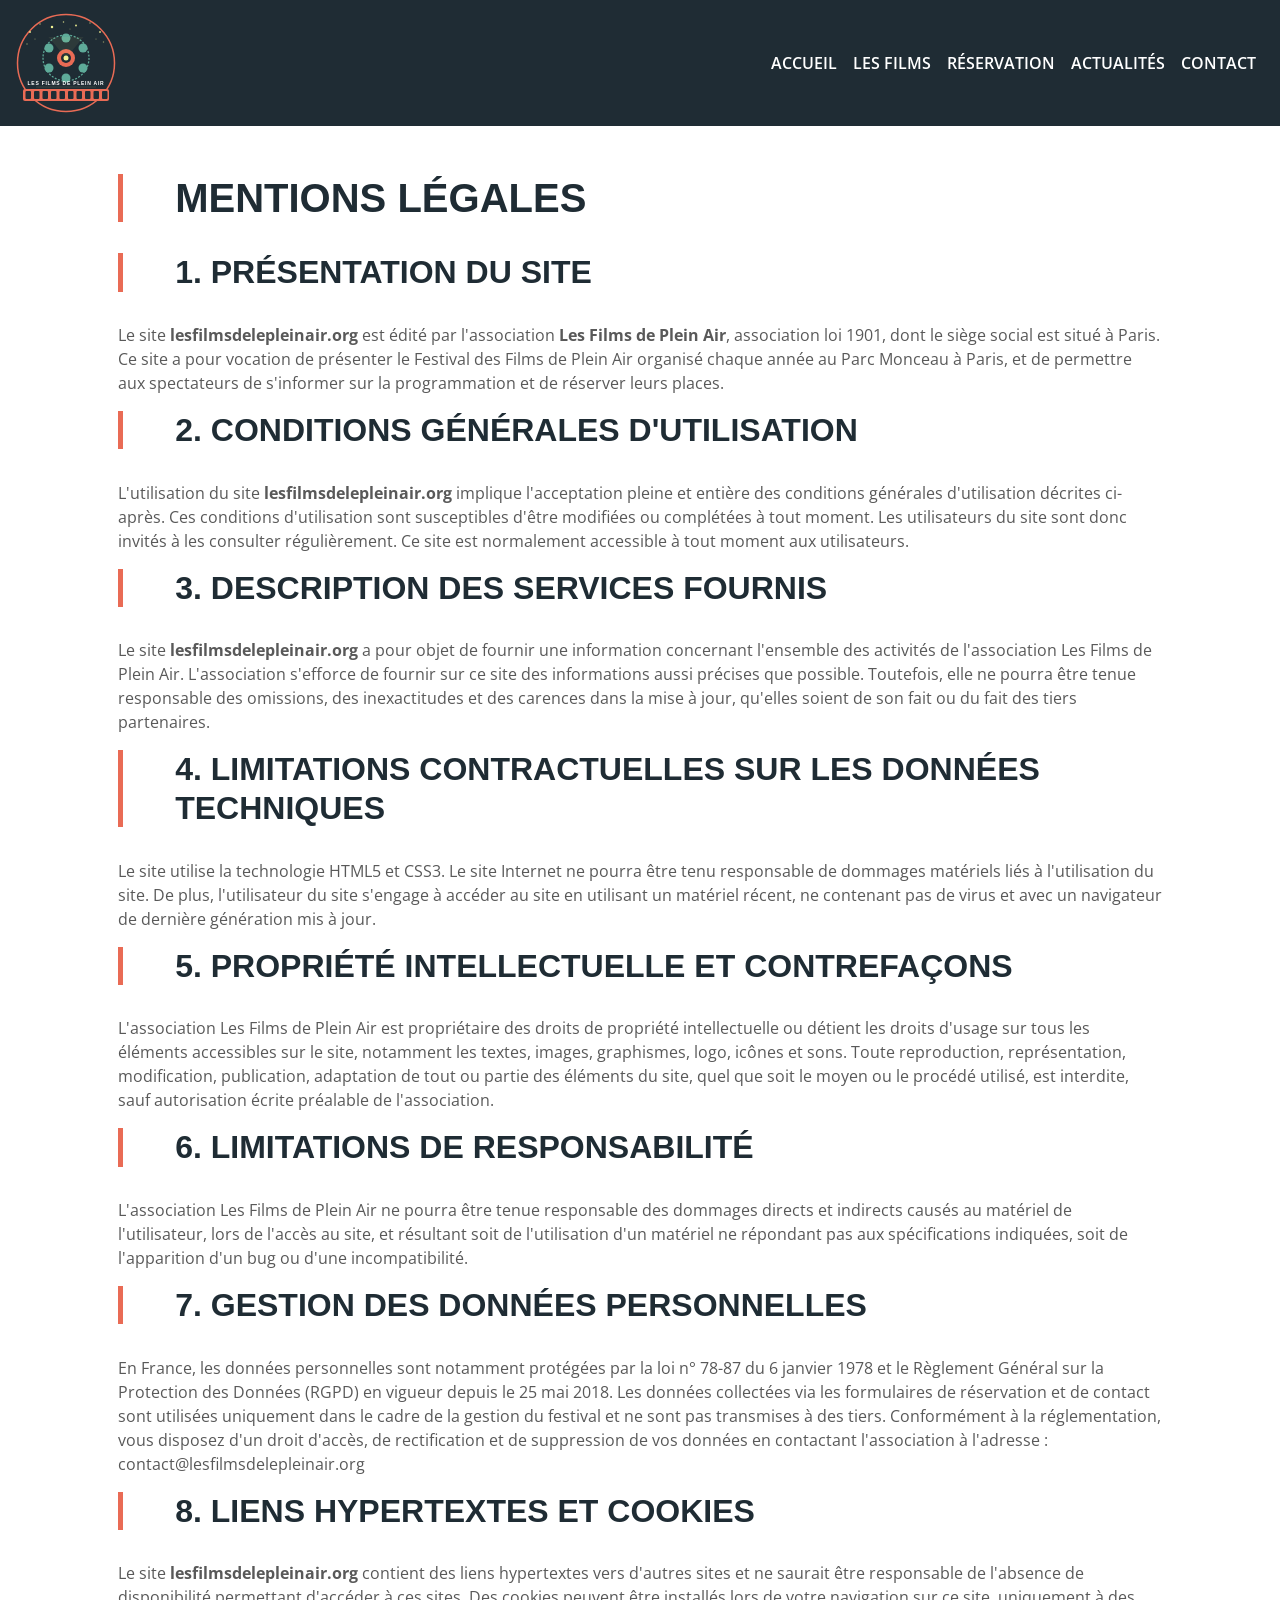
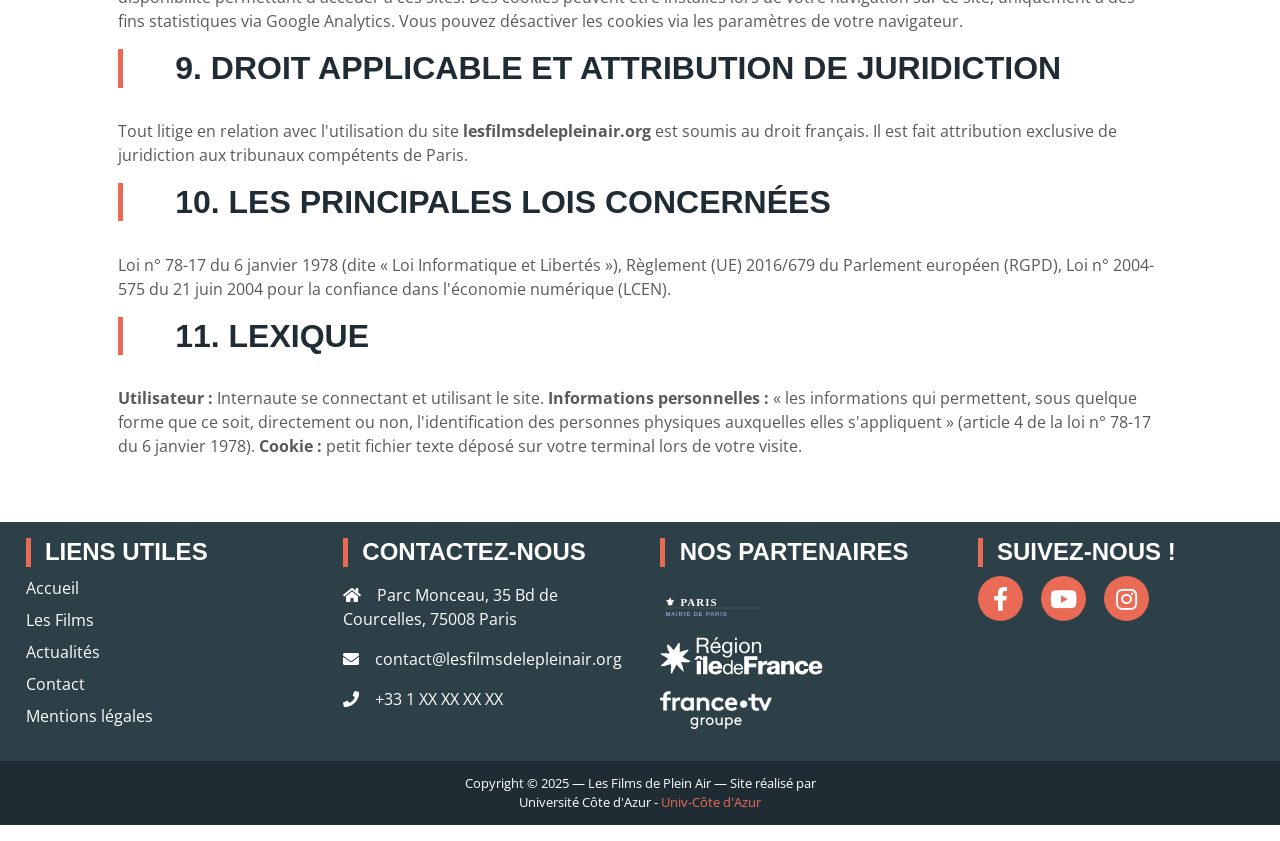
<file: mentions-legales.html>
<!DOCTYPE html>
<html lang="fr">
<head>
	<title>Mentions légales — Festival des Films de Plein Air | Paris</title>
	<meta charset="utf-8">
	<meta name="viewport" content="width=device-width, initial-scale=1, shrink-to-fit=no">
	<meta name="description" content="Mentions légales du site du Festival des Films de Plein Air, organisé par l'association Les Films de Plein Air au Parc Monceau à Paris.">
	<meta name="robots" content="noindex, follow">
	<link rel="canonical" href="https://lesfilmsdelepleinair.org/mentions-legales.html">
	<link rel="icon" type="image/jpeg" href="images/logo.jpg">
	<link rel="apple-touch-icon" href="images/logo.jpg">

	<!--fonts-->
	<link href="https://fonts.googleapis.com/css2?family=Montserrat:wght@400;700&family=Open+Sans:wght@400;600;700&display=swap" rel="stylesheet">
	<!--CSS-->
	<link rel="stylesheet" href="css/bootstrap.css">
	<link rel="stylesheet" href="css/stylescss.css">
	<link rel="stylesheet" href="webfonts/all.css">

	<!-- Google tag (gtag.js) -->
	<script async src="https://www.googletagmanager.com/gtag/js?id=G-39RLFYST27"></script>
	<script>
		window.dataLayer = window.dataLayer || [];
		function gtag(){dataLayer.push(arguments);}
		gtag('js', new Date());
		gtag('config', 'G-39RLFYST27');
	</script>
</head>
<body>

	<!--00.header-->
	<nav class="navbar sticky-top navbar-expand-lg navbar-dark maNav" aria-label="Navigation principale">
		<a class="navbar-brand" href="index.html">
			<img src="images/logo.svg" width="100" alt="Logo Festival Les Films de Plein Air"/>
		</a>
		<button class="navbar-toggler" type="button" data-toggle="collapse" data-target="#navbarNavAltMarkup" aria-controls="navbarNavAltMarkup" aria-expanded="false" aria-label="Ouvrir le menu de navigation">
			<span class="navbar-toggler-icon"></span>
		</button>
		<div class="collapse navbar-collapse" id="navbarNavAltMarkup">
			<div class="navbar-nav ml-auto">
			<a class="nav-item nav-link" href="index.html">Accueil</a>
			<a class="nav-item nav-link" href="films.html">Les Films</a>
			<a class="nav-item nav-link navLink" href="index.html#booking">Réservation</a>
			<a href="blog.html" class="nav-item nav-link navLink">Actualités</a>
			<a class="nav-item nav-link" href="contact.html">Contact</a>
			</div>
		</div>
	</nav>
	<!--end header-->

	<!--Mentions Legales-->
	<main>
	<section class="container-fluid">
		<div class="container p-5">
			<h1>Mentions légales</h1>

			<h2>1. Présentation du site</h2>
			<p>Le site <strong>lesfilmsdelepleinair.org</strong> est édité par l'association <strong>Les Films de Plein Air</strong>, association loi 1901, dont le siège social est situé à Paris. Ce site a pour vocation de présenter le Festival des Films de Plein Air organisé chaque année au Parc Monceau à Paris, et de permettre aux spectateurs de s'informer sur la programmation et de réserver leurs places.</p>

			<h2>2. Conditions générales d'utilisation</h2>
			<p>L'utilisation du site <strong>lesfilmsdelepleinair.org</strong> implique l'acceptation pleine et entière des conditions générales d'utilisation décrites ci-après. Ces conditions d'utilisation sont susceptibles d'être modifiées ou complétées à tout moment. Les utilisateurs du site sont donc invités à les consulter régulièrement. Ce site est normalement accessible à tout moment aux utilisateurs.</p>

			<h2>3. Description des services fournis</h2>
			<p>Le site <strong>lesfilmsdelepleinair.org</strong> a pour objet de fournir une information concernant l'ensemble des activités de l'association Les Films de Plein Air. L'association s'efforce de fournir sur ce site des informations aussi précises que possible. Toutefois, elle ne pourra être tenue responsable des omissions, des inexactitudes et des carences dans la mise à jour, qu'elles soient de son fait ou du fait des tiers partenaires.</p>

			<h2>4. Limitations contractuelles sur les données techniques</h2>
			<p>Le site utilise la technologie HTML5 et CSS3. Le site Internet ne pourra être tenu responsable de dommages matériels liés à l'utilisation du site. De plus, l'utilisateur du site s'engage à accéder au site en utilisant un matériel récent, ne contenant pas de virus et avec un navigateur de dernière génération mis à jour.</p>

			<h2>5. Propriété intellectuelle et contrefaçons</h2>
			<p>L'association Les Films de Plein Air est propriétaire des droits de propriété intellectuelle ou détient les droits d'usage sur tous les éléments accessibles sur le site, notamment les textes, images, graphismes, logo, icônes et sons. Toute reproduction, représentation, modification, publication, adaptation de tout ou partie des éléments du site, quel que soit le moyen ou le procédé utilisé, est interdite, sauf autorisation écrite préalable de l'association.</p>

			<h2>6. Limitations de responsabilité</h2>
			<p>L'association Les Films de Plein Air ne pourra être tenue responsable des dommages directs et indirects causés au matériel de l'utilisateur, lors de l'accès au site, et résultant soit de l'utilisation d'un matériel ne répondant pas aux spécifications indiquées, soit de l'apparition d'un bug ou d'une incompatibilité.</p>

			<h2>7. Gestion des données personnelles</h2>
			<p>En France, les données personnelles sont notamment protégées par la loi n° 78-87 du 6 janvier 1978 et le Règlement Général sur la Protection des Données (RGPD) en vigueur depuis le 25 mai 2018. Les données collectées via les formulaires de réservation et de contact sont utilisées uniquement dans le cadre de la gestion du festival et ne sont pas transmises à des tiers. Conformément à la réglementation, vous disposez d'un droit d'accès, de rectification et de suppression de vos données en contactant l'association à l'adresse : contact@lesfilmsdelepleinair.org</p>

			<h2>8. Liens hypertextes et cookies</h2>
			<p>Le site <strong>lesfilmsdelepleinair.org</strong> contient des liens hypertextes vers d'autres sites et ne saurait être responsable de l'absence de disponibilité permettant d'accéder à ces sites. Des cookies peuvent être installés lors de votre navigation sur ce site, uniquement à des fins statistiques via Google Analytics. Vous pouvez désactiver les cookies via les paramètres de votre navigateur.</p>

			<h2>9. Droit applicable et attribution de juridiction</h2>
			<p>Tout litige en relation avec l'utilisation du site <strong>lesfilmsdelepleinair.org</strong> est soumis au droit français. Il est fait attribution exclusive de juridiction aux tribunaux compétents de Paris.</p>

			<h2>10. Les principales lois concernées</h2>
			<p>Loi n° 78-17 du 6 janvier 1978 (dite « Loi Informatique et Libertés »), Règlement (UE) 2016/679 du Parlement européen (RGPD), Loi n° 2004-575 du 21 juin 2004 pour la confiance dans l'économie numérique (LCEN).</p>

			<h2>11. Lexique</h2>
			<p><strong>Utilisateur :</strong> Internaute se connectant et utilisant le site. <strong>Informations personnelles :</strong> « les informations qui permettent, sous quelque forme que ce soit, directement ou non, l'identification des personnes physiques auxquelles elles s'appliquent » (article 4 de la loi n° 78-17 du 6 janvier 1978). <strong>Cookie :</strong> petit fichier texte déposé sur votre terminal lors de votre visite.</p>
		</div>
	</section>
	</main>

	<!--07.footer-->
	<footer class="container-fluid footer" role="contentinfo">
		<div class="container py-3">
			<div class="row">
				<div class="col-12 col-md-3">
					<h2>Liens utiles</h2>
					<nav class="footerLinks" aria-label="Liens du pied de page">
						<a href="index.html">Accueil</a>
						<a href="films.html">Les Films</a>
						<a href="blog.html">Actualités</a>
						<a href="contact.html">Contact</a>
						<a href="mentions-legales.html">Mentions légales</a>
					</nav>
				</div>
				<div class="col-12 col-md-3 address">
					<h2>Contactez-nous</h2>
					<div class="contactIcons mb-3">
						<p><span class="pr-3"><i class="fas fa-home" aria-hidden="true"></i></span>Parc Monceau, 35 Bd de Courcelles, 75008 Paris</p>
						<p><span class="pr-3"><i class="fas fa-envelope" aria-hidden="true"></i></span>contact@lesfilmsdelepleinair.org</p>
						<p><span class="pr-3"><i class="fas fa-phone" aria-hidden="true"></i></span>+33 1 XX XX XX XX</p>
					</div>
				</div>
								<div class="col-12 col-md-3 partenaire">
					<h2>Nos Partenaires</h2>
					<ul class="list-unstyled mt-2">
						<li class="mb-3">
							<a href="https://www.paris.fr/" target="_blank" rel="noopener noreferrer" title="Mairie de Paris">
								<img loading="lazy" src="images/logo-paris.svg" alt="Logo Mairie de Paris" style="height:38px; width:auto;">
							</a>
						</li>
						<li class="mb-3">
							<a href="https://www.iledefrance.fr/" target="_blank" rel="noopener noreferrer" title="Région Île-de-France">
								<img loading="lazy" src="images/logo-idf.svg" alt="Logo Région Île-de-France" style="height:38px; width:auto; filter:brightness(0) invert(1);">
							</a>
						</li>
						<li class="mb-3">
							<a href="https://www.francetelevisions.fr/groupe" target="_blank" rel="noopener noreferrer" title="France Télévisions">
								<img loading="lazy" src="images/logo-francetv.png" alt="Logo France Télévisions" style="height:38px; width:auto; filter:brightness(0) invert(1);">
							</a>
						</li>
					</ul>
				</div>
				<div class="col-12 col-md-3 social">
					<h2>Suivez-nous !</h2>
					<div class="socialicons">
						<a href="https://www.facebook.com" target="_blank" rel="noopener noreferrer" aria-label="Notre page Facebook"><i class="fab fa-facebook-f" aria-hidden="true"></i></a>
						<a href="https://www.youtube.com" target="_blank" rel="noopener noreferrer" aria-label="Notre chaîne YouTube"><i class="fab fa-youtube" aria-hidden="true"></i></a>
						<a href="https://www.instagram.com" target="_blank" rel="noopener noreferrer" aria-label="Notre compte Instagram"><i class="fab fa-instagram" aria-hidden="true"></i></a>
					</div>
				</div>
			</div>
		</div>
		<div class="socketBkg">
			<div class="socket text-center">
				<p>Copyright &copy; 2025 — Les Films de Plein Air — Site réalisé par <br>
					Université Côte d'Azur - <a href="https://univ-cotedazur.fr/" target="_blank" rel="noopener noreferrer">Univ-Côte d'Azur</a></p>
			</div>
		</div>
	</footer>
	<!--end footer-->

	<button onclick="topFunction()" id="myBtn" title="Retour en haut de page" aria-label="Retour en haut de page"><i class="fas fa-chevron-up" aria-hidden="true"></i></button>

	<script src="https://code.jquery.com/jquery-3.2.1.slim.min.js" integrity="sha384-KJ3o2DKtIkvYIK3UENzmM7KCkRr/rE9/Qpg6aAZGJwFDMVNA/GpGFF93hXpG5KkN" crossorigin="anonymous"></script>
	<script src="https://cdnjs.cloudflare.com/ajax/libs/popper.js/1.12.9/umd/popper.min.js" integrity="sha384-ApNbgh9B+Y1QKtv3Rn7W3mgPxhU9K/ScQsAP7hUibX39j7fakFPskvXusvfa0b4Q" crossorigin="anonymous"></script>
	<script src="https://maxcdn.bootstrapcdn.com/bootstrap/4.0.0/js/bootstrap.min.js" integrity="sha384-JZR6Spejh4U02d8jOt6vLEHfe/JQGiRRSQQxSfFWpi1MquVdAyjUar5+76PVCmYl" crossorigin="anonymous"></script>
	<script src="js/main.js"></script>
</body>
</html>
</file>
<file: css/stylescss.css>
body, html {
  padding: 0;
  margin: 0; }

body {
  font-family: "Open Sans", sans-serif;
  color: #595959;
  position: relative; }
  body h1, body h2 {
    text-transform: uppercase;
    color: #1f2c34;
    font-family: "Monserrat", sans-serif;
    font-weight: 700;
    border-left: 5px solid #e96b55;
    padding-left: 5%;
    margin-bottom: 3%; }
  body a {
    color: #e96b55; }
    body a:hover {
      color: #5eab99;
      text-decoration: none; }
  body .btn-custom {
    background: transparent;
    border: 2px solid #e96b55;
    border-radius: 25px;
    color: #e96b55;
    font-weight: 600;
    text-transform: uppercase; }
    body .btn-custom:hover {
      border-color: #5eab99;
      color: #5eab99; }
  body .container-fluid {
    padding: 0; }
    body .container-fluid aside {
      padding: 0; }
    body .container-fluid article {
      padding: 3% 2%; }
  body #myBtn {
    display: none;
    /* Hidden by default */
    position: fixed;
    /* Fixed/sticky position */
    bottom: 20px;
    /* Place the button at the bottom of the page */
    right: 30px;
    /* Place the button 30px from the right */
    z-index: 99;
    /* Make sure it does not overlap */
    border: 2px solid #e96b55;
    /* Remove borders */
    outline: none;
    /* Remove outline */
    background-color: transparent;
    /* Set a background color */
    color: #e96b55;
    /* Text color */
    cursor: pointer;
    /* Add a mouse pointer on hover */
    padding: 15px;
    /* Some padding */
    border-radius: 10px;
    /* Rounded corners */
    font-size: 18px;
    /* Increase font size */ }
  body #myBtn:hover {
    background-color: #f0f193;
    /* Add a dark-grey background on hover */ }

.maNav {
  background: #1f2c34; }
  .maNav .navbar-nav a.nav-link {
    text-transform: uppercase;
    color: #fff;
    font-weight: 600; }
    .maNav .navbar-nav a.nav-link:hover {
      color: #5eab99; }
  .maNav .navbar-nav a.nav-link.active {
    color: #5eab99; }

.welcome aside {
  background: url("../images/01-Image.jpg") no-repeat center;
  background-size: cover;
  height: auto;
  min-height: 400px; }
.welcome article {
  background: #e96b55;
  color: white;
  text-align: center;
  text-transform: uppercase; }
  .welcome article .date {
    padding: 5% 0 7%; }
    .welcome article .date span {
      display: block;
      font-family: 'Montserrat', sans-serif;
      font-weight: 700; }
  .welcome article .textshadow {
    font-size: 4rem;
    text-shadow: 5px 0px 0px #5eab99; }
  .welcome article .btn-custom {
    color: #f0f193;
    border-color: #f0f193;
    margin-top: 5%; }
    .welcome article .btn-custom:hover {
      color: white;
      border-color: white; }

.about aside {
  background: url("../images/02-Image.jpg") no-repeat center;
  background-size: cover;
  height: auto;
  min-height: 200px; }

.news aside {
  background: url("../images/03-Image.jpg") no-repeat center;
  background-size: cover;
  height: auto;
  min-height: 200px; }

.movie {
  background: #f8d480 url("../images/04-Image.jpg") no-repeat bottom;
  background-size: cover;
  height: auto;
  min-height: 200px; }
  .movie .row {
    padding: 3% 2%; }

.booking aside {
  background: url("../images/05-Image.jpg") no-repeat center;
  background-size: cover;
  height: auto;
  min-height: 200px; }

.form-group {
  position: relative; }

.contactPage .col-sm-12 .cardForm {
  margin-bottom: 3%; }

.address h2 {
  font-size: 1.5rem;
  margin-bottom: 1rem; }
.address .contactIcons {
  display: inline-block; }
.address .banContact {
  width: 100%;
  height: 200px;
  position: relative;
  overflow: hidden; }
  .address .banContact img {
    width: 100%;
    position: absolute;
    top: -35%; }
footer .container{
  max-width: 1450px;
  padding-left: 2%;
}
footer {
  background: #2e4047;
  color: white; }
  footer h2 {
    font-size: 1.5rem; }
  footer .footerLinks a {
    display: block;
    color: white; 
    margin-top: 0.5rem;}
    footer .footerLinks a:hover {
      color: #5eab99; }
  footer .social .socialicons a {
    color: white;
    font-size: 1.5rem;
    line-height: 45px;
    margin-right: 5%;
    text-align: center;
    display: inline-block;
    width: 45px;
    height: 45px;
    background-color: #e96b55;
    border-radius: 45px; }
    footer .social .socialicons a:hover {
      background-color: #5eab99; }
  footer .socketBkg {
    background: #1f2c34;
    width: 100%;
    font-size: 0.8rem; }
    footer .socketBkg p {
      padding: 1% 0%; }
  footer h2 {
    color: white; }
footer .partenaire ul li{
  margin-top: 1rem;
}
.jumbotron {
  background: #5eab99; }
  .jumbotron span {
    color: white;
    text-transform: uppercase;
    font-family: 'Montserrat', sans-serif;
    font-size: xx-large;
    font-weight: 700; }

.container-fluid.filmlist {
  padding-top: 3%; }
  .container-fluid.filmlist h3 {
    font-size: 1rem;
    font-family: 'Montserrat', sans-serif; }
  .container-fluid.filmlist .note {
    color: #e96b55;
    margin: 3% 0%; }
  .container-fluid.filmlist span {
    color: lightgrey;
    padding-right: 2%; }

.filmlist aside {
  padding: 0;
  overflow: hidden;
  min-height: 200px; }

.filmlist aside img {
  width: 100%;
  height: 100%;
  object-fit: cover;
  min-height: 200px;
  display: block; }

.infoBlog {
  color: lightgrey;
  font-size: x-small; }

.card-title {
  font-family: 'Montserrat', sans-serif;
  font-weight: 600; }

.article .firstImg {
  position: relative;
  overflow: hidden;
  width: 100%;
  height: 250px; }
  .article .firstImg img {
    position: absolute; }
.article .infoBlog {
  font-size: 1rem; }

/*# sourceMappingURL=stylescss.css.map */
</file>
